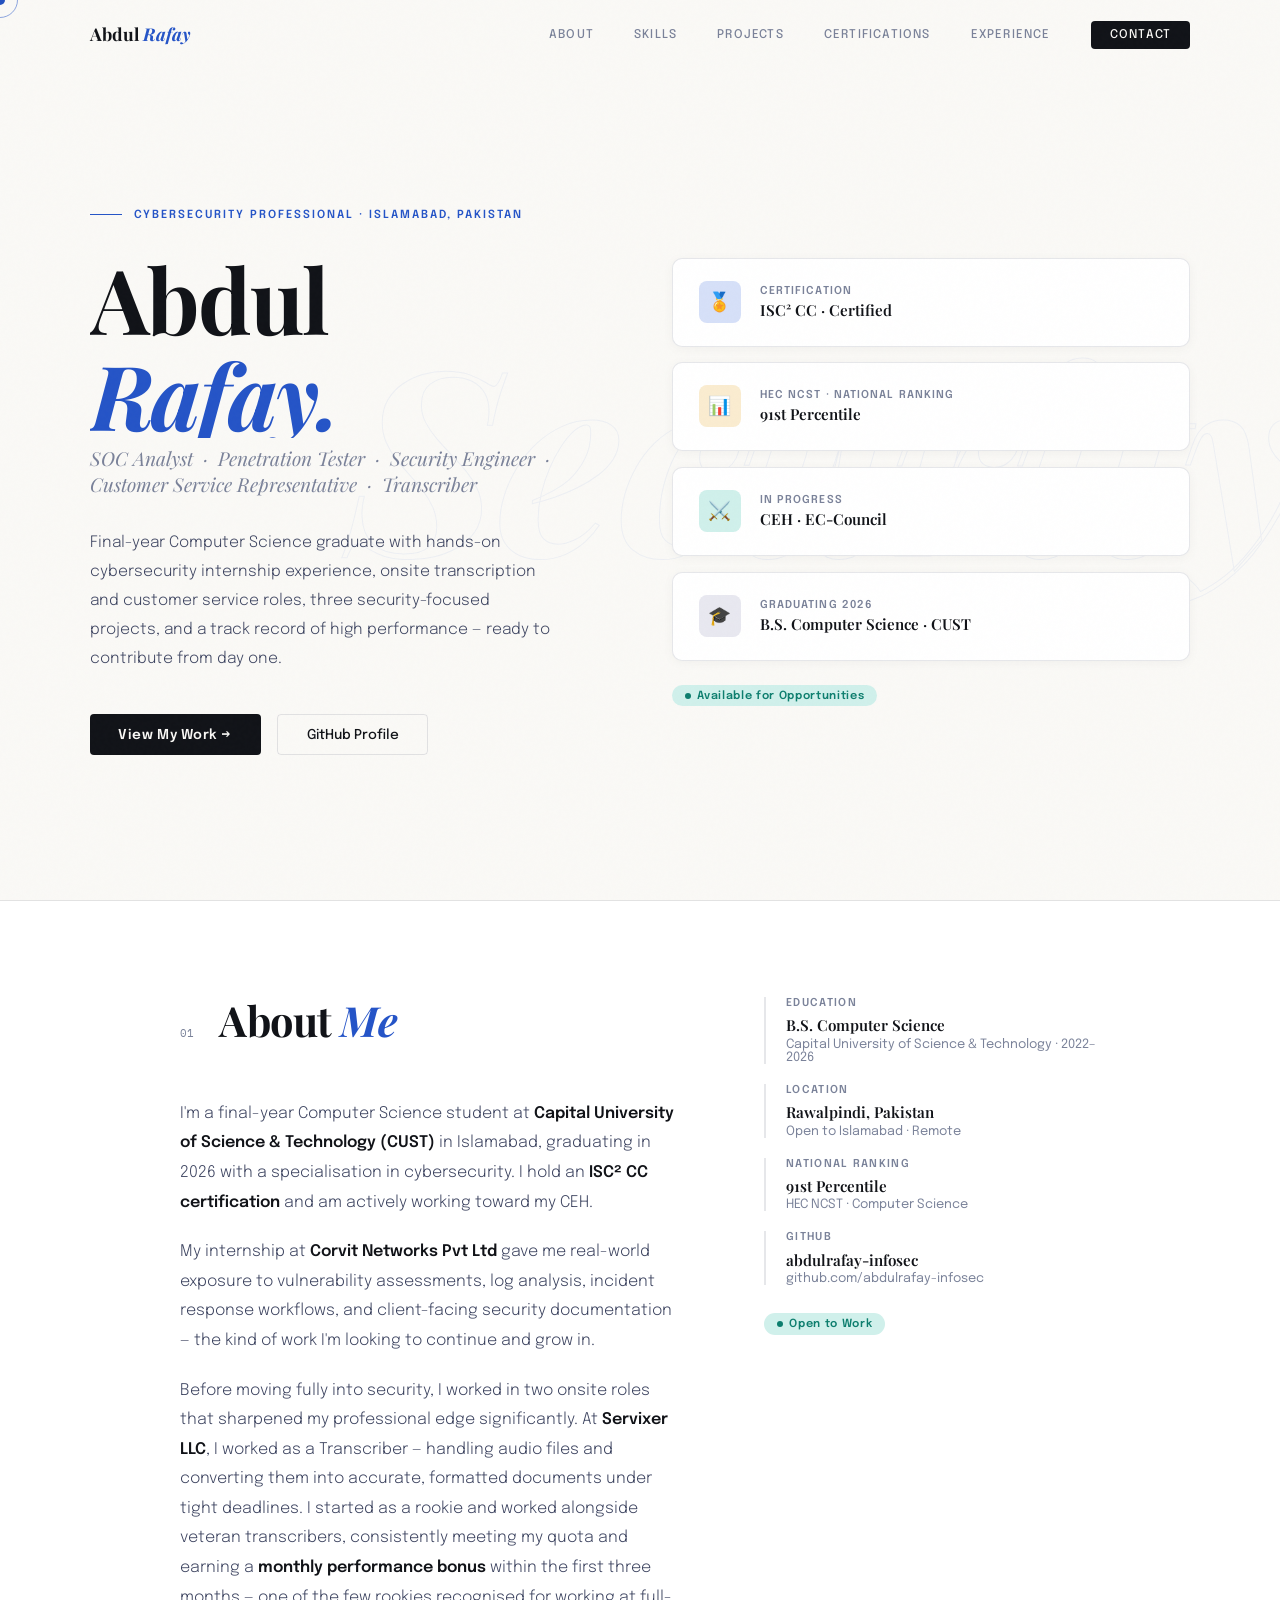
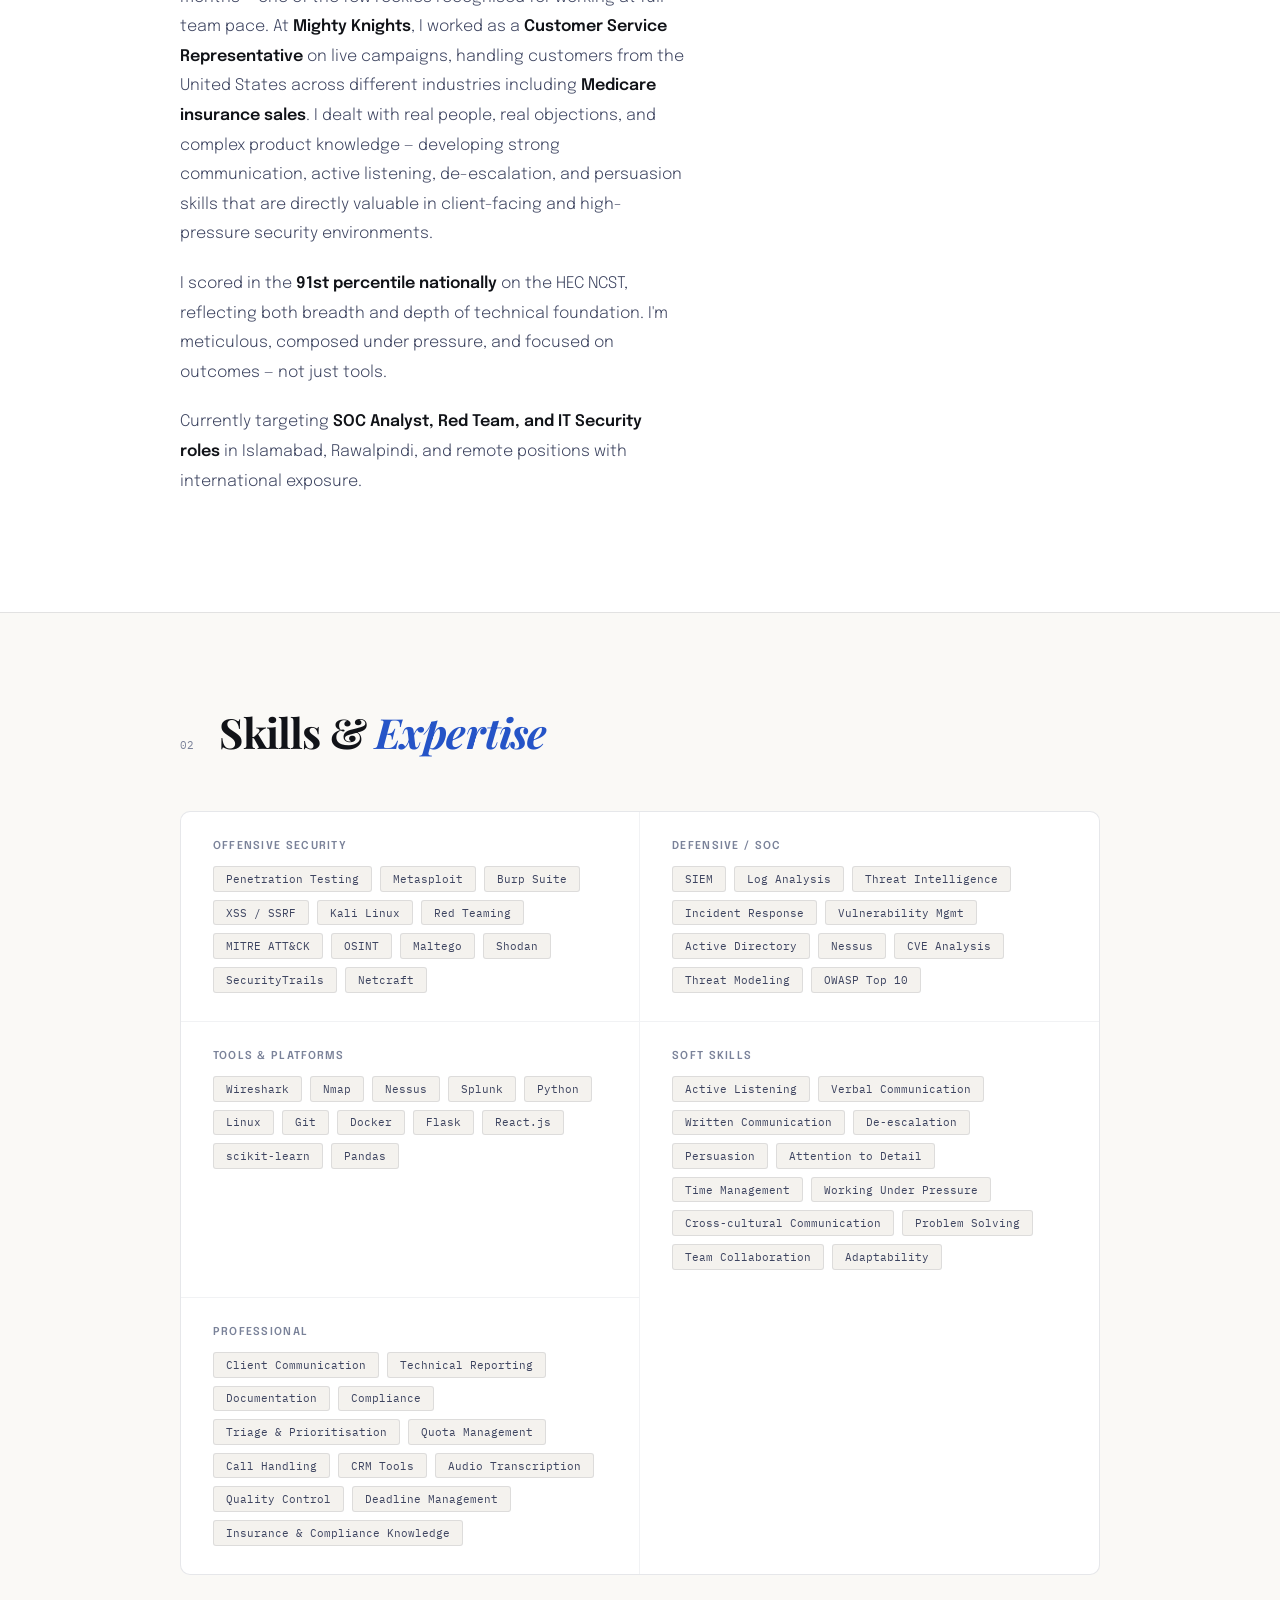
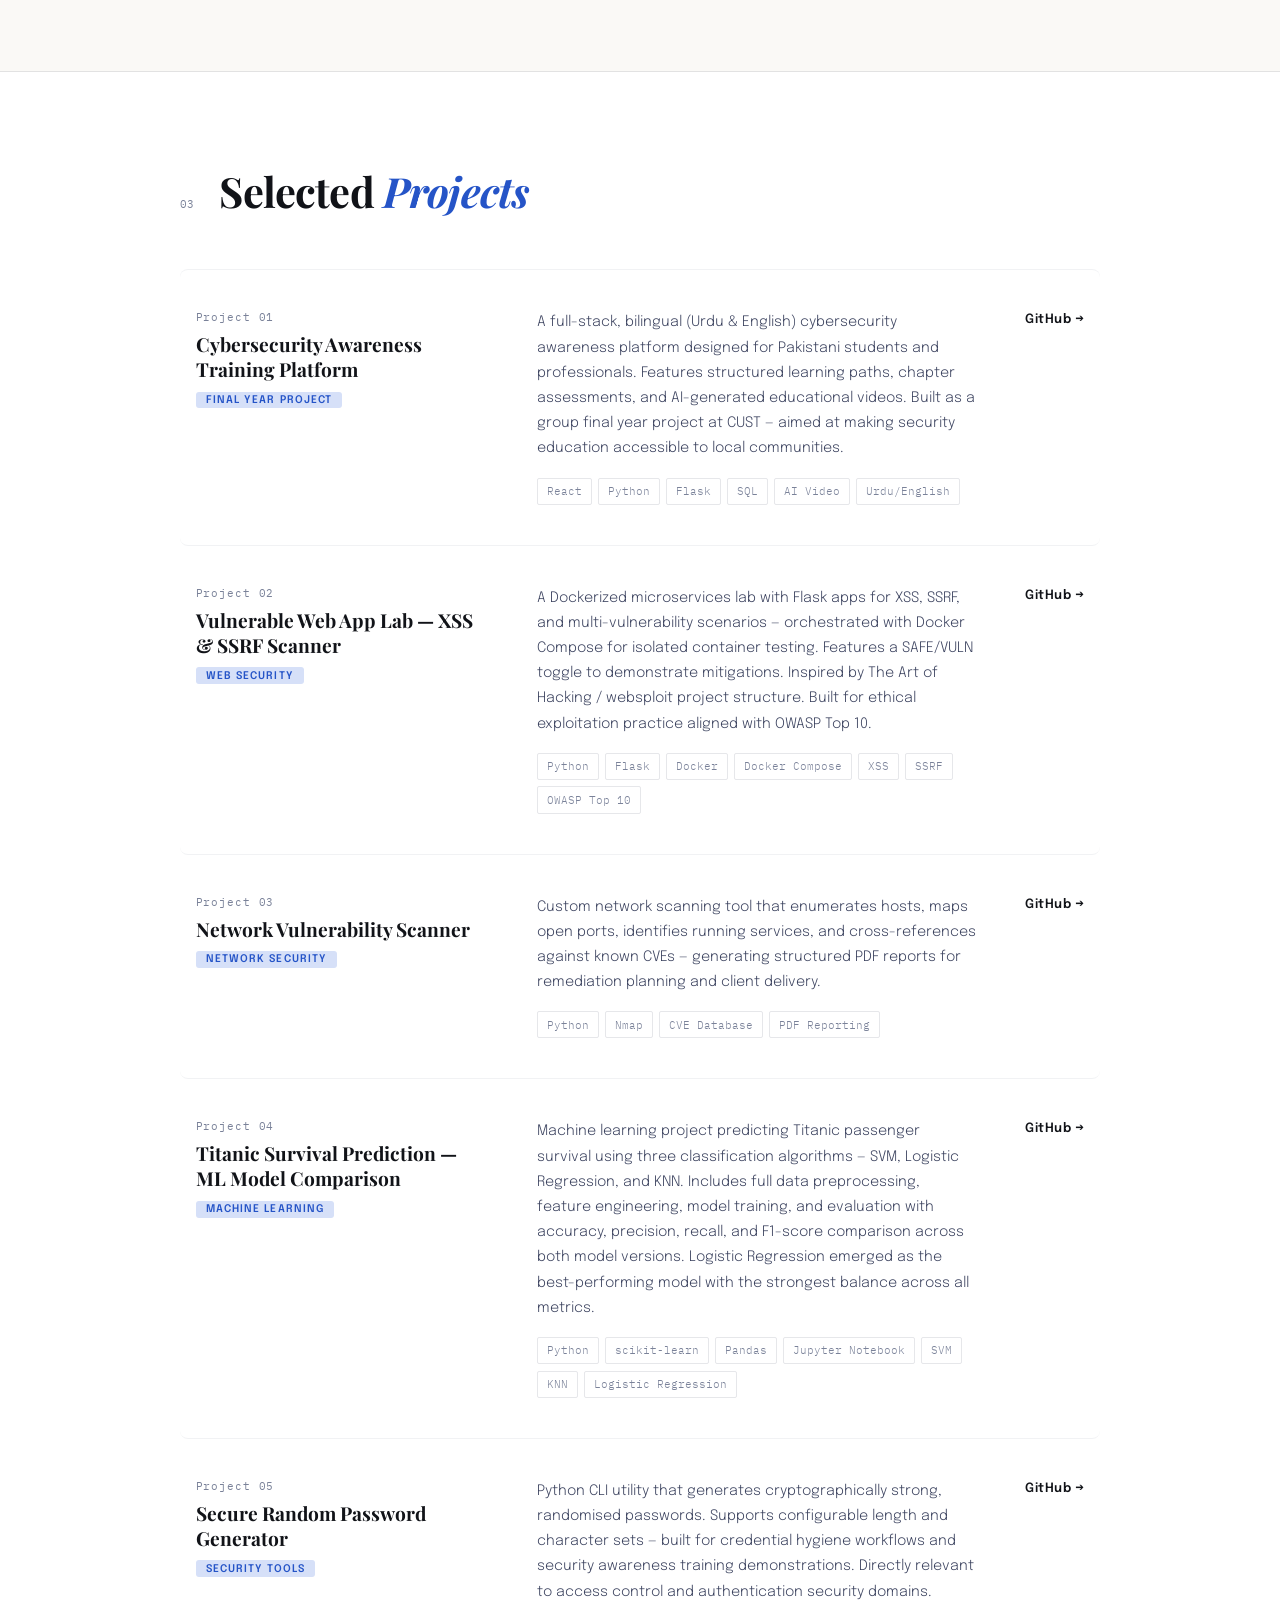
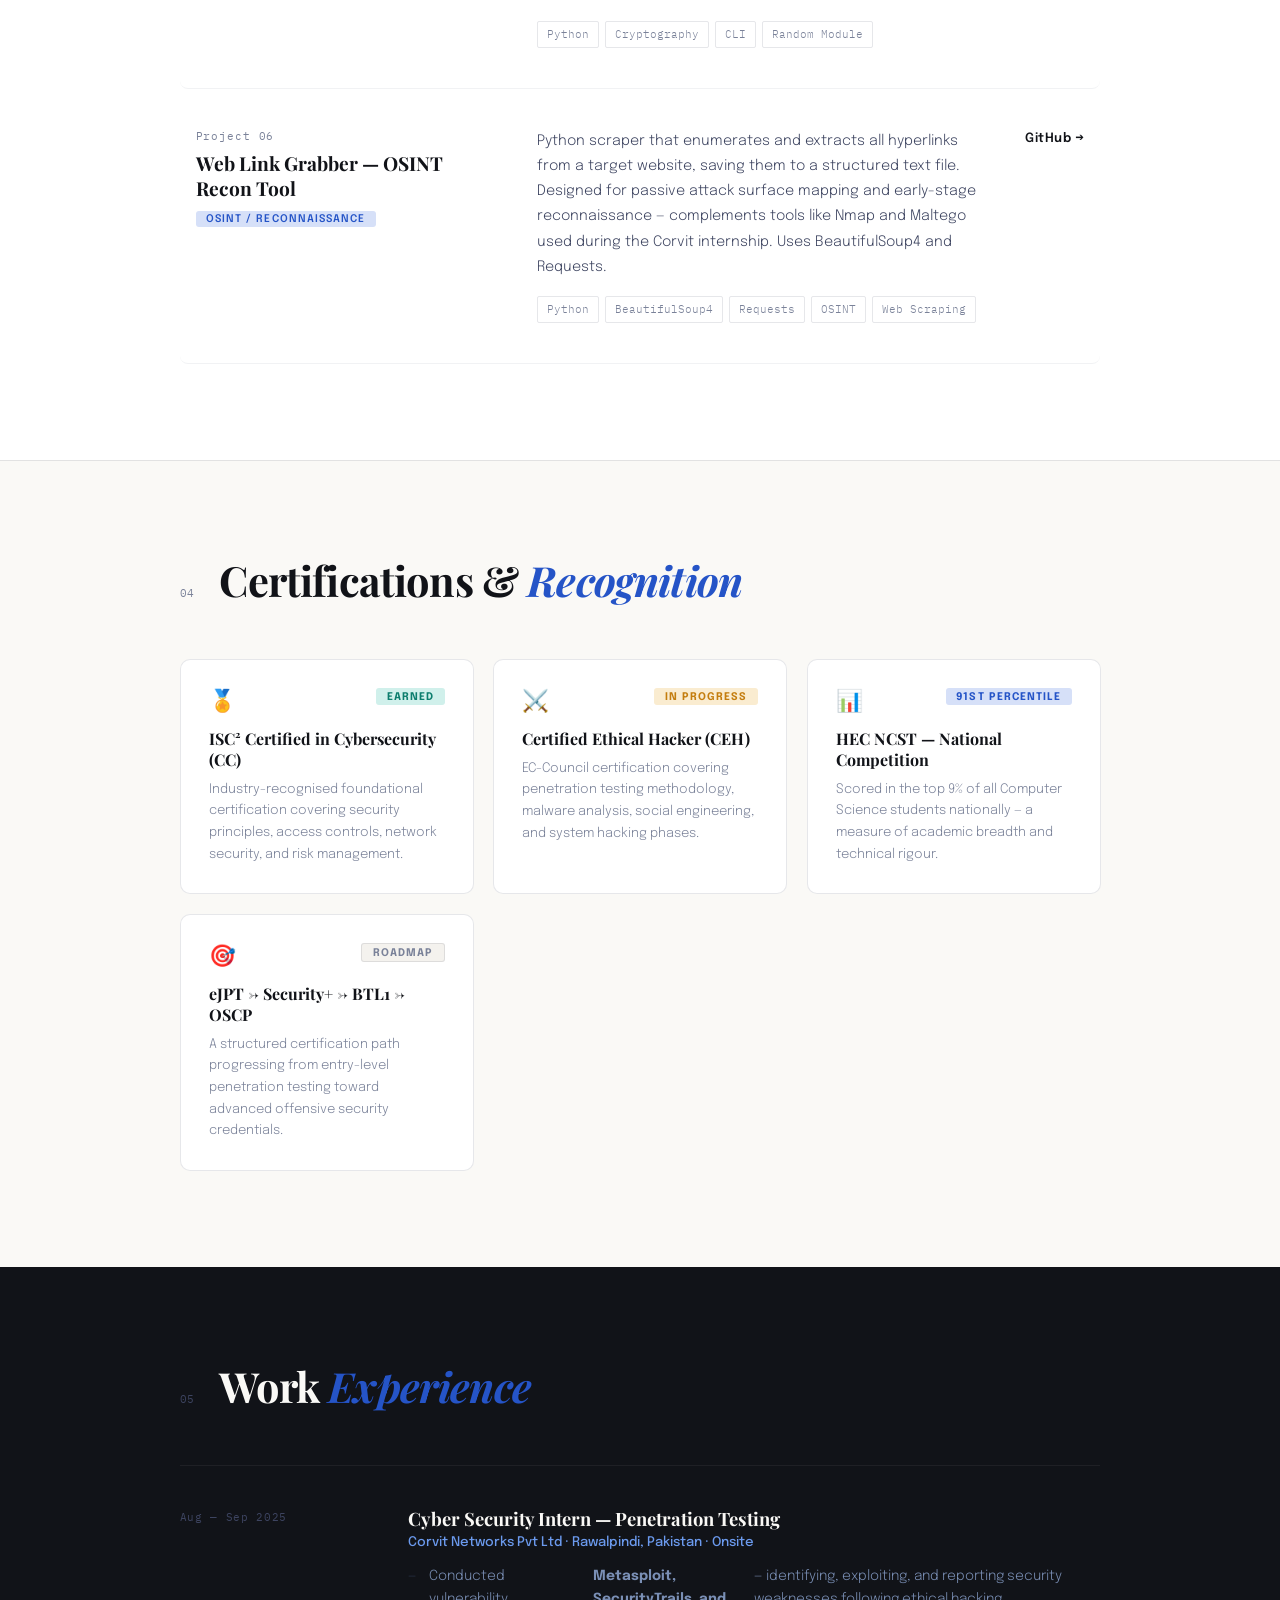
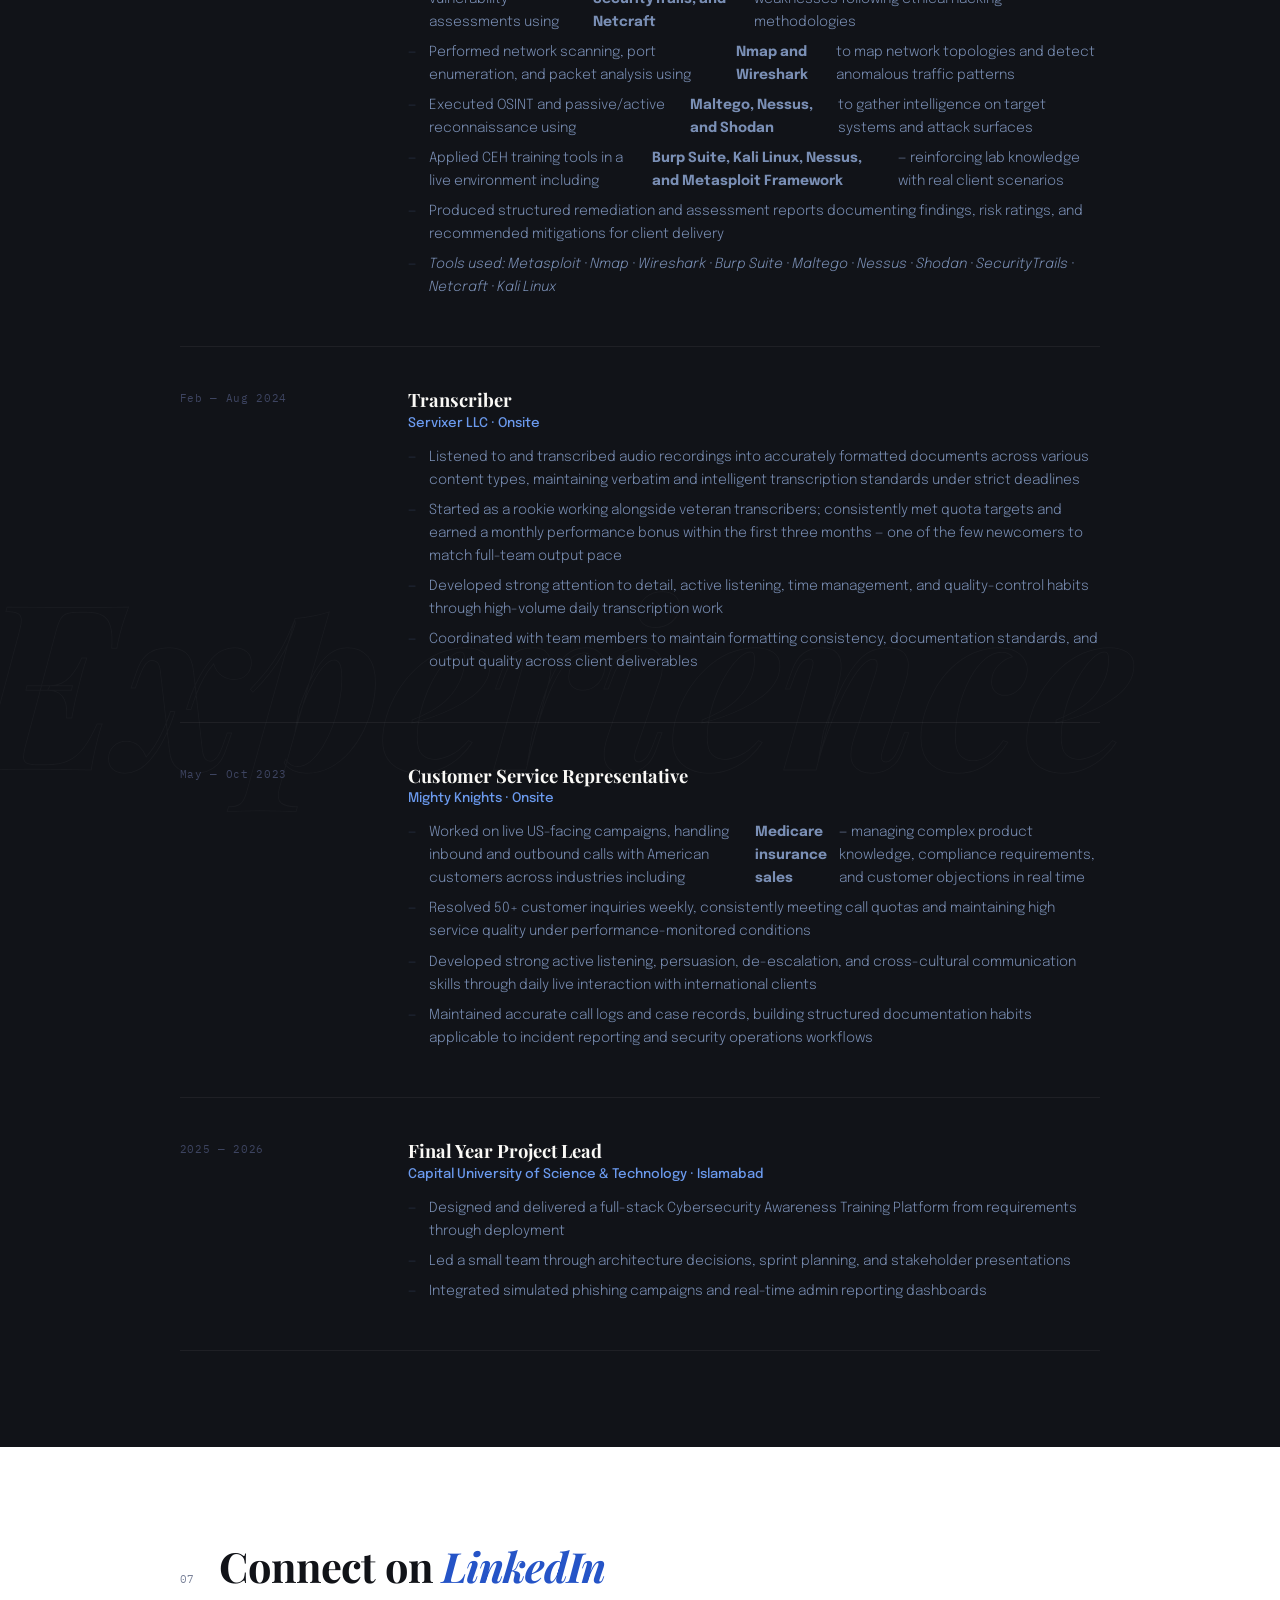
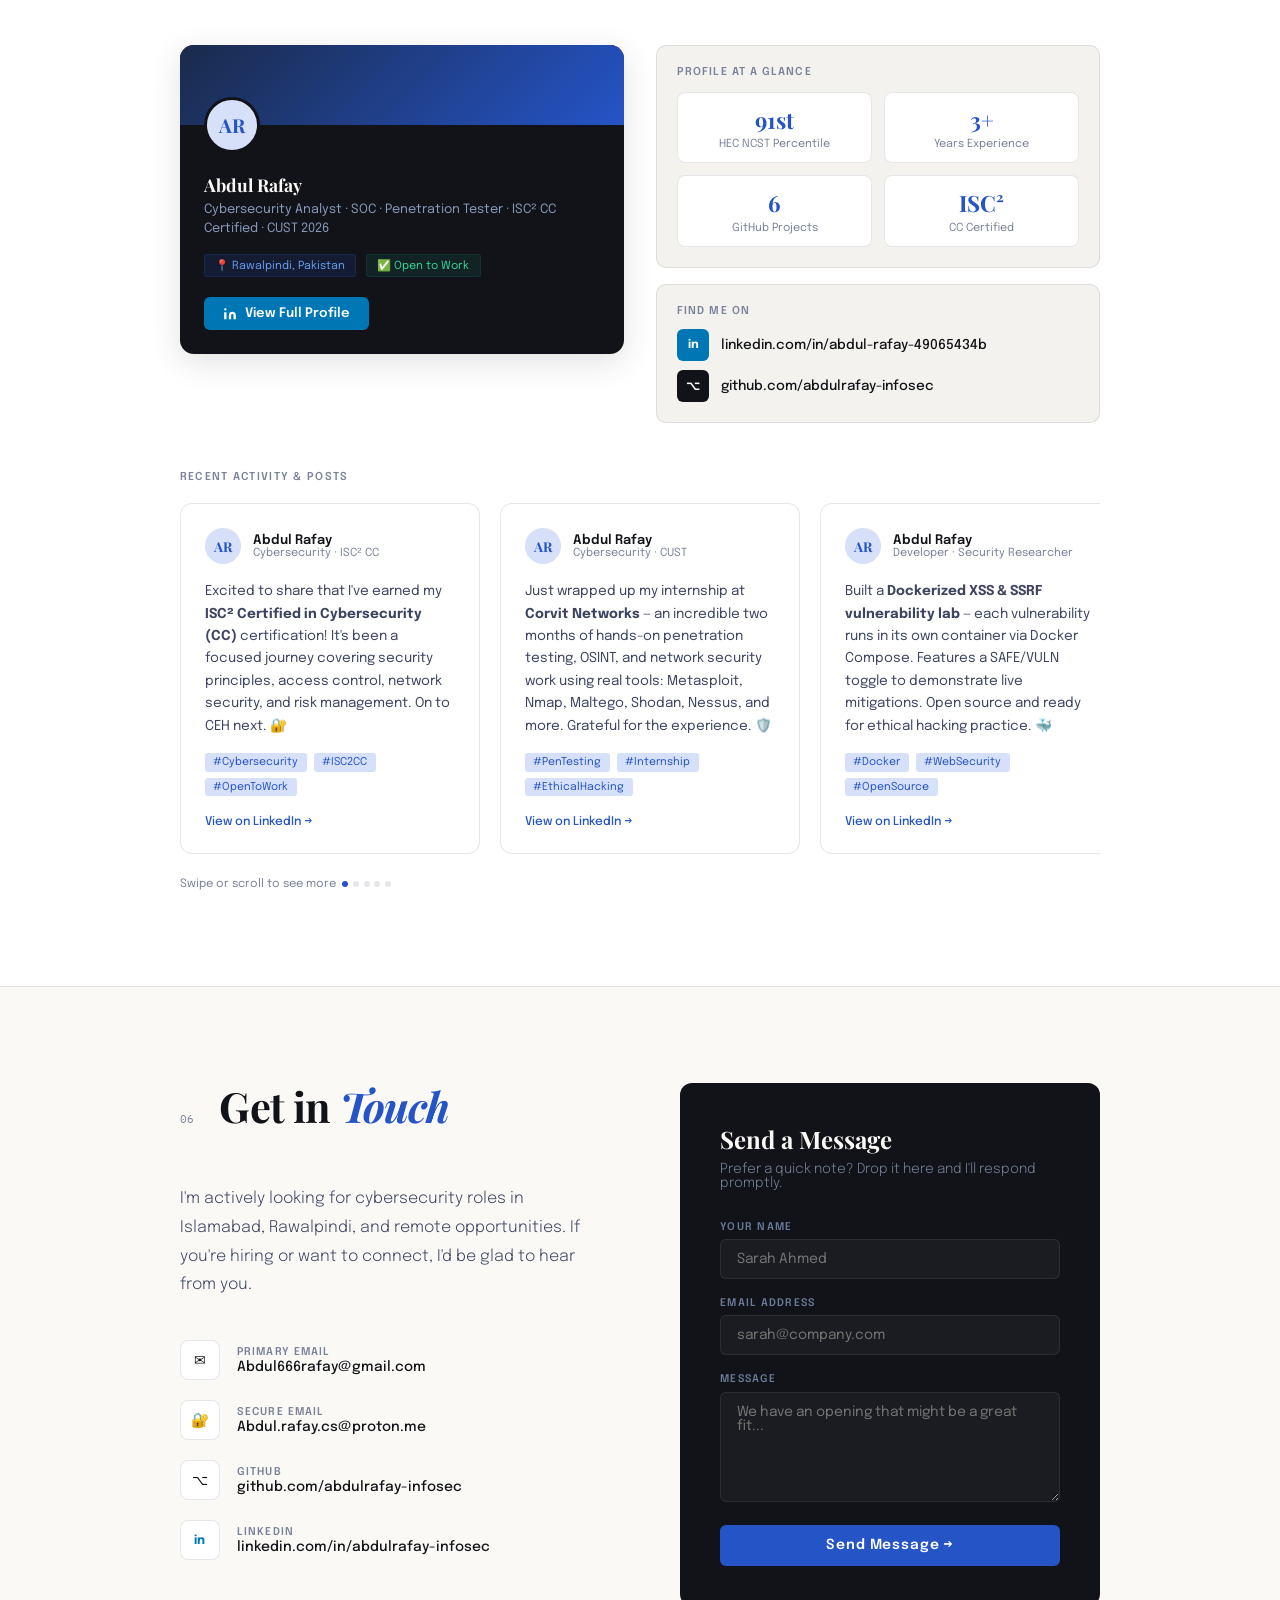
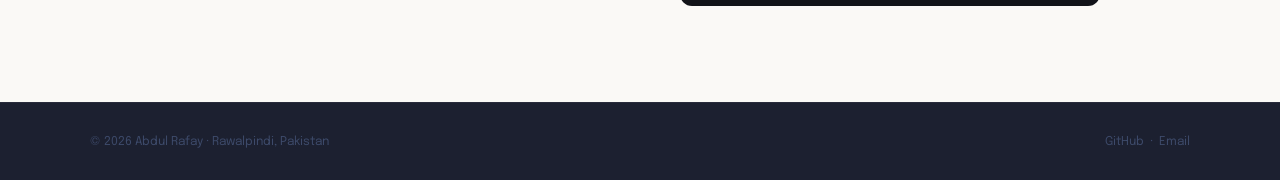
<file: CLAUDE SITE.html>
<!DOCTYPE html>
<html lang="en">
<head>
  <meta charset="UTF-8"/>
  <meta name="viewport" content="width=device-width, initial-scale=1.0"/>
  <title>Abdul Rafay — Cybersecurity Professional</title>
  <link rel="preconnect" href="https://fonts.googleapis.com"/>
  <link href="https://fonts.googleapis.com/css2?family=Playfair+Display:ital,wght@0,400;0,600;0,700;1,400;1,600&family=Epilogue:wght@300;400;500;600&family=IBM+Plex+Mono:wght@400;500&display=swap" rel="stylesheet"/>
  <style>
    *, *::before, *::after { box-sizing: border-box; margin: 0; padding: 0; }

    :root {
      --ink:       #111318;
      --ink2:      #1c2030;
      --ink3:      #252a3a;
      --slate:     #3d4460;
      --muted:     #7a8299;
      --smoke:     #b8bfcc;
      --paper:     #f4f2ee;
      --cream:     #faf9f6;
      --blue:      #2554c7;
      --blue-dim:  #d6e0f8;
      --amber:     #c47d0e;
      --amber-dim: #faecd0;
      --teal:      #0d7e6e;
      --teal-dim:  #d0f0eb;
      --border:    rgba(61,68,96,0.13);
      --border2:   rgba(61,68,96,0.07);
    }

    html { scroll-behavior: smooth; }

    body {
      font-family: 'Epilogue', sans-serif;
      background: var(--cream);
      color: var(--ink);
      overflow-x: hidden;
      cursor: none;
    }

    /* ── CUSTOM CURSOR ── */
    #cursor {
      position: fixed;
      width: 10px; height: 10px;
      background: var(--blue);
      border-radius: 50%;
      pointer-events: none;
      z-index: 9999;
      transform: translate(-50%, -50%);
      transition: transform 0.1s, width 0.3s, height 0.3s, background 0.3s;
      mix-blend-mode: multiply;
    }

    #cursor-ring {
      position: fixed;
      width: 36px; height: 36px;
      border: 1.5px solid var(--blue);
      border-radius: 50%;
      pointer-events: none;
      z-index: 9998;
      transform: translate(-50%, -50%);
      transition: transform 0.08s linear, width 0.35s, height 0.35s, border-color 0.3s, opacity 0.3s;
      opacity: 0.5;
    }

    body.cursor-hover #cursor { width: 16px; height: 16px; background: var(--amber); }
    body.cursor-hover #cursor-ring { width: 52px; height: 52px; border-color: var(--amber); opacity: 0.3; }

    /* ── GRAIN ── */
    body::after {
      content: '';
      position: fixed;
      inset: 0;
      background-image: url("data:image/svg+xml,%3Csvg viewBox='0 0 256 256' xmlns='http://www.w3.org/2000/svg'%3E%3Cfilter id='n'%3E%3CfeTurbulence type='fractalNoise' baseFrequency='0.9' numOctaves='4' stitchTiles='stitch'/%3E%3C/filter%3E%3Crect width='100%25' height='100%25' filter='url(%23n)' opacity='0.035'/%3E%3C/svg%3E");
      pointer-events: none;
      z-index: 9997;
      opacity: 0.45;
    }

    /* ── NAV ── */
    nav {
      position: fixed;
      top: 0; left: 0; right: 0;
      z-index: 500;
      display: flex;
      align-items: center;
      justify-content: space-between;
      padding: 1.4rem 7%;
      transition: background 0.4s, box-shadow 0.4s;
    }

    nav.scrolled {
      background: rgba(250,249,246,0.94);
      backdrop-filter: blur(20px);
      box-shadow: 0 1px 0 var(--border);
    }

    .nav-logo {
      font-family: 'Playfair Display', serif;
      font-size: 1.1rem;
      font-weight: 700;
      color: var(--ink);
    }

    .nav-logo em { font-style: italic; color: var(--blue); }

    .nav-links {
      display: flex;
      gap: 2.5rem;
      list-style: none;
    }

    .nav-links a {
      font-size: 0.75rem;
      font-weight: 500;
      color: var(--muted);
      text-decoration: none;
      letter-spacing: 0.1em;
      text-transform: uppercase;
      position: relative;
      transition: color 0.2s;
    }

    .nav-links a::after {
      content: '';
      position: absolute;
      bottom: -3px; left: 0;
      width: 0; height: 1px;
      background: var(--blue);
      transition: width 0.3s ease;
    }

    .nav-links a:hover { color: var(--ink); }
    .nav-links a:hover::after { width: 100%; }

    .nav-cta {
      background: var(--ink) !important;
      color: var(--cream) !important;
      padding: 0.5rem 1.2rem !important;
      border-radius: 4px;
      transition: background 0.2s !important;
    }

    .nav-cta::after { display: none !important; }
    .nav-cta:hover { background: var(--blue) !important; }

    /* ── HERO ── */
    #hero {
      min-height: 100vh;
      display: grid;
      grid-template-columns: 1fr 1fr;
      align-items: center;
      padding: 9rem 7% 5rem;
      gap: 4rem;
      position: relative;
      overflow: hidden;
    }

    /* parallax bg element */
    .hero-bg-word {
      position: absolute;
      right: -2%;
      top: 50%;
      transform: translateY(-50%);
      font-family: 'Playfair Display', serif;
      font-size: clamp(10rem, 20vw, 18rem);
      font-weight: 700;
      font-style: italic;
      color: transparent;
      -webkit-text-stroke: 1px rgba(37,84,199,0.06);
      pointer-events: none;
      user-select: none;
      will-change: transform;
      line-height: 1;
    }

    .hero-left { max-width: 560px; position: relative; z-index: 2; }

    .hero-eyebrow {
      display: flex;
      align-items: center;
      gap: 0.75rem;
      margin-bottom: 2rem;
      opacity: 0;
      animation: slam 0.5s 0.05s cubic-bezier(0.22,1,0.36,1) forwards;
    }

    .eyebrow-line { width: 32px; height: 1px; background: var(--blue); }

    .eyebrow-text {
      font-size: 0.7rem;
      font-weight: 600;
      letter-spacing: 0.18em;
      text-transform: uppercase;
      color: var(--blue);
    }

    /* staggered name slam */
    .hero-name-wrap { overflow: hidden; margin-bottom: 0.4rem; }

    .hero-name-line {
      display: block;
      font-family: 'Playfair Display', serif;
      font-size: clamp(3.2rem, 7vw, 5.6rem);
      font-weight: 700;
      line-height: 1.0;
      letter-spacing: -0.025em;
      color: var(--ink);
      transform: translateY(110%);
      opacity: 0;
    }

    .hero-name-line em { font-style: italic; color: var(--blue); }
    .hero-name-line.line1 { animation: lineSlam 0.7s 0.2s cubic-bezier(0.16,1,0.3,1) forwards; }
    .hero-name-line.line2 { animation: lineSlam 0.7s 0.38s cubic-bezier(0.16,1,0.3,1) forwards; }

    @keyframes lineSlam {
      to { transform: translateY(0); opacity: 1; }
    }

    .hero-role {
      font-family: 'Playfair Display', serif;
      font-size: clamp(0.95rem, 1.8vw, 1.2rem);
      font-weight: 400;
      font-style: italic;
      color: var(--muted);
      margin-bottom: 2rem;
      opacity: 0;
      animation: fadeRise 0.6s 0.65s ease forwards;
    }

    .hero-desc {
      font-size: 0.98rem;
      line-height: 1.85;
      color: var(--slate);
      font-weight: 300;
      margin-bottom: 2.5rem;
      max-width: 460px;
      opacity: 0;
      animation: fadeRise 0.6s 0.8s ease forwards;
    }

    .hero-actions {
      display: flex;
      gap: 1rem;
      flex-wrap: wrap;
      opacity: 0;
      animation: fadeRise 0.6s 0.95s ease forwards;
    }

    @keyframes slam {
      from { opacity: 0; transform: translateY(16px); }
      to   { opacity: 1; transform: translateY(0); }
    }

    @keyframes fadeRise {
      from { opacity: 0; transform: translateY(14px); }
      to   { opacity: 1; transform: translateY(0); }
    }

    /* buttons */
    .btn-dark {
      display: inline-flex; align-items: center; gap: 0.5rem;
      background: var(--ink); color: var(--cream);
      padding: 0.8rem 1.8rem; border-radius: 4px;
      font-size: 0.85rem; font-weight: 600; letter-spacing: 0.04em;
      text-decoration: none;
      transition: background 0.25s, transform 0.25s, box-shadow 0.25s;
    }

    .btn-dark:hover { background: var(--blue); transform: translateY(-2px); box-shadow: 0 8px 24px rgba(37,84,199,0.25); }

    .btn-outline {
      display: inline-flex; align-items: center; gap: 0.5rem;
      border: 1.5px solid var(--border); color: var(--ink);
      padding: 0.8rem 1.8rem; border-radius: 4px;
      font-size: 0.85rem; font-weight: 500;
      text-decoration: none;
      transition: border-color 0.25s, transform 0.25s;
    }

    .btn-outline:hover { border-color: var(--ink); transform: translateY(-2px); }

    /* hero right */
    .hero-right {
      display: flex; flex-direction: column; gap: 1rem;
      opacity: 0; animation: fadeRise 0.7s 1.1s ease forwards;
      position: relative; z-index: 2;
    }

    .cred-card {
      background: #fff;
      border: 1px solid var(--border);
      border-radius: 10px;
      padding: 1.4rem 1.6rem;
      display: flex; align-items: center; gap: 1.2rem;
      box-shadow: 0 2px 12px rgba(0,0,0,0.04);
      transition: box-shadow 0.3s, transform 0.3s, border-color 0.3s;
      will-change: transform;
    }

    .cred-card:hover {
      box-shadow: 0 12px 32px rgba(0,0,0,0.1);
      transform: translateX(6px) translateY(-2px);
      border-color: rgba(37,84,199,0.2);
    }

    .cred-icon {
      width: 42px; height: 42px; border-radius: 8px;
      display: flex; align-items: center; justify-content: center;
      font-size: 1.15rem; flex-shrink: 0;
    }

    .cred-icon.blue  { background: var(--blue-dim); }
    .cred-icon.amber { background: var(--amber-dim); }
    .cred-icon.teal  { background: var(--teal-dim); }
    .cred-icon.ink   { background: #e8e8f0; }

    .cred-label { font-size: 0.68rem; font-weight: 600; letter-spacing: 0.1em; text-transform: uppercase; color: var(--muted); margin-bottom: 0.2rem; }
    .cred-value { font-family: 'Playfair Display', serif; font-size: 0.95rem; font-weight: 600; color: var(--ink); }

    .status-pill {
      display: inline-flex; align-items: center; gap: 0.4rem;
      font-size: 0.7rem; font-weight: 600; letter-spacing: 0.06em;
      padding: 0.3rem 0.8rem; border-radius: 100px; margin-top: 0.5rem;
      width: fit-content;
    }

    .status-pill.available { background: var(--teal-dim); color: var(--teal); }

    .status-dot {
      width: 6px; height: 6px; border-radius: 50%;
      background: currentColor; animation: blink 2s infinite;
    }

    @keyframes blink { 0%,100%{opacity:1} 50%{opacity:0.25} }

    /* ── DIVIDER ── */
    .section-divider { border: none; border-top: 1px solid var(--border); margin: 0; }

    /* ── SECTION COMMON ── */
    .section-wrap { max-width: 1100px; margin: 0 auto; padding: 6rem 7%; }

    .section-header {
      display: flex; align-items: baseline; gap: 1.5rem; margin-bottom: 3.5rem;
    }

    .section-number {
      font-family: 'IBM Plex Mono', monospace;
      font-size: 0.7rem; color: var(--muted); letter-spacing: 0.08em;
      flex-shrink: 0; padding-top: 0.3rem;
    }

    .section-heading {
      font-family: 'Playfair Display', serif;
      font-size: clamp(1.9rem, 3.5vw, 2.6rem);
      font-weight: 700; letter-spacing: -0.02em; line-height: 1.1; color: var(--ink);
    }

    .section-heading em { font-style: italic; color: var(--blue); }

    /* ── REVEAL ── */
    .reveal {
      opacity: 0; transform: translateY(32px);
      transition: opacity 0.75s cubic-bezier(0.16,1,0.3,1), transform 0.75s cubic-bezier(0.16,1,0.3,1);
    }

    .reveal.visible { opacity: 1; transform: translateY(0); }
    .reveal-delay { transition-delay: 0.15s; }
    .reveal-delay2 { transition-delay: 0.3s; }

    /* ── ABOUT ── */
    #about { background: #fff; }

    .about-grid { display: grid; grid-template-columns: 3fr 2fr; gap: 5rem; align-items: start; }

    .about-text p {
      font-size: 1rem; line-height: 1.85; color: var(--slate);
      font-weight: 300; margin-bottom: 1.25rem;
    }

    .about-text p strong { color: var(--ink); font-weight: 600; }

    .about-sidebar { display: flex; flex-direction: column; gap: 1.25rem; }

    .info-block {
      border-left: 2px solid var(--border); padding-left: 1.25rem;
      transition: border-color 0.3s;
    }

    .info-block:hover { border-color: var(--blue); }

    .info-block-label { font-size: 0.68rem; font-weight: 600; text-transform: uppercase; letter-spacing: 0.12em; color: var(--muted); margin-bottom: 0.4rem; }
    .info-block-value { font-family: 'Playfair Display', serif; font-size: 0.95rem; color: var(--ink); font-weight: 600; }
    .info-block-sub { font-size: 0.8rem; color: var(--muted); margin-top: 0.15rem; }

    /* ── SKILLS ── */
    .skills-table {
      border: 1px solid var(--border); border-radius: 10px; overflow: hidden; background: #fff;
      display: grid; grid-template-columns: 1fr 1fr;
    }

    .skill-row {
      padding: 1.75rem 2rem;
      border-bottom: 1px solid var(--border2);
      border-right: 1px solid var(--border2);
      transition: background 0.25s;
    }

    .skill-row:nth-child(even) { border-right: none; }
    .skill-row:nth-last-child(-n+2) { border-bottom: none; }
    .skill-row:hover { background: var(--paper); }

    .skill-row-label { font-size: 0.68rem; font-weight: 600; text-transform: uppercase; letter-spacing: 0.12em; color: var(--muted); margin-bottom: 0.9rem; }

    .skill-list { display: flex; flex-wrap: wrap; gap: 0.5rem; }

    .skill-chip {
      font-family: 'IBM Plex Mono', monospace; font-size: 0.7rem;
      background: var(--paper); border: 1px solid var(--border);
      color: var(--slate); padding: 0.3rem 0.75rem; border-radius: 3px;
      transition: background 0.2s, color 0.2s, border-color 0.2s;
    }

    .skill-chip:hover { background: var(--blue-dim); color: var(--blue); border-color: rgba(37,84,199,0.2); }

    /* ── PROJECTS ── */
    #projects { background: #fff; }

    .projects-list { display: flex; flex-direction: column; }

    .project-row {
      display: grid; grid-template-columns: 2fr 3fr auto;
      gap: 3rem; align-items: start;
      padding: 2.5rem 1rem;
      border-bottom: 1px solid var(--border2);
      border-radius: 8px;
      transition: background 0.3s, padding 0.3s;
      cursor: default;
    }

    .project-row:first-child { border-top: 1px solid var(--border2); }
    .project-row:hover { background: var(--paper); padding-left: 1.5rem; }

    .project-index { font-family: 'IBM Plex Mono', monospace; font-size: 0.68rem; color: var(--muted); letter-spacing: 0.08em; margin-bottom: 0.5rem; }

    .project-name {
      font-family: 'Playfair Display', serif; font-size: 1.2rem; font-weight: 700; color: var(--ink);
      line-height: 1.3; margin-bottom: 0.5rem;
      transition: color 0.2s;
    }

    .project-row:hover .project-name { color: var(--blue); }

    .project-type-tag {
      display: inline-block; font-size: 0.66rem; font-weight: 600;
      letter-spacing: 0.1em; text-transform: uppercase;
      color: var(--blue); background: var(--blue-dim);
      padding: 0.2rem 0.65rem; border-radius: 3px;
    }

    .project-body { color: var(--slate); font-size: 0.9rem; line-height: 1.75; font-weight: 300; }

    .project-tools-row { display: flex; flex-wrap: wrap; gap: 0.4rem; margin-top: 1rem; }

    .p-tool {
      font-family: 'IBM Plex Mono', monospace; font-size: 0.67rem;
      color: var(--muted); border: 1px solid var(--border);
      padding: 0.2rem 0.55rem; border-radius: 2px;
    }

    .arrow-link {
      display: inline-flex; align-items: center; gap: 0.4rem;
      font-size: 0.8rem; font-weight: 600; color: var(--ink);
      text-decoration: none; letter-spacing: 0.04em; white-space: nowrap;
      transition: color 0.2s, gap 0.25s;
    }

    .arrow-link:hover { color: var(--blue); gap: 0.75rem; }

    /* ── CERTS ── */
    .cert-list { display: grid; grid-template-columns: repeat(auto-fit, minmax(250px, 1fr)); gap: 1.25rem; }

    .cert-item {
      background: #fff; border: 1px solid var(--border); border-radius: 10px; padding: 1.75rem;
      transition: box-shadow 0.35s cubic-bezier(0.16,1,0.3,1), transform 0.35s cubic-bezier(0.16,1,0.3,1), border-color 0.35s;
      will-change: transform;
    }

    .cert-item:hover {
      box-shadow: 0 16px 40px rgba(0,0,0,0.09);
      transform: translateY(-4px);
      border-color: rgba(37,84,199,0.15);
    }

    .cert-item-top { display: flex; justify-content: space-between; align-items: flex-start; margin-bottom: 1rem; }

    .cert-badge {
      font-size: 0.66rem; font-weight: 700; letter-spacing: 0.1em;
      text-transform: uppercase; padding: 0.22rem 0.65rem; border-radius: 3px;
    }

    .cert-badge.earned   { background: var(--teal-dim);  color: var(--teal);  }
    .cert-badge.progress { background: var(--amber-dim); color: var(--amber); }
    .cert-badge.score    { background: var(--blue-dim);  color: var(--blue);  }
    .cert-badge.roadmap  { background: var(--paper); color: var(--muted); border: 1px solid var(--border); }

    .cert-item h3 { font-family: 'Playfair Display', serif; font-size: 1rem; font-weight: 700; margin-bottom: 0.5rem; color: var(--ink); line-height: 1.3; }
    .cert-item p  { font-size: 0.82rem; color: var(--muted); line-height: 1.65; font-weight: 300; }

    /* ── EXPERIENCE ── */
    #experience {
      background: var(--ink); color: var(--cream);
      position: relative; overflow: hidden;
    }

    /* parallax bg text */
    .exp-bg-text {
      position: absolute; left: -2%; bottom: -4%;
      font-family: 'Playfair Display', serif;
      font-size: clamp(8rem, 18vw, 16rem);
      font-weight: 700; font-style: italic;
      color: transparent;
      -webkit-text-stroke: 1px rgba(255,255,255,0.03);
      pointer-events: none; user-select: none;
      will-change: transform; line-height: 1;
    }

    #experience .section-heading { color: var(--cream); }
    #experience .section-number  { color: var(--slate);  }

    .exp-list { display: flex; flex-direction: column; position: relative; z-index: 2; }

    .exp-item {
      display: grid; grid-template-columns: 180px 1fr;
      gap: 3rem; padding: 2.5rem 0;
      border-bottom: 1px solid rgba(255,255,255,0.06);
      transition: padding-left 0.3s;
    }

    .exp-item:first-child { border-top: 1px solid rgba(255,255,255,0.06); }
    .exp-item:hover { padding-left: 0.75rem; }

    .exp-date { font-family: 'IBM Plex Mono', monospace; font-size: 0.7rem; color: var(--slate); letter-spacing: 0.06em; padding-top: 0.25rem; }

    .exp-content h3 { font-family: 'Playfair Display', serif; font-size: 1.15rem; font-weight: 700; color: var(--cream); margin-bottom: 0.3rem; }

    .exp-org { font-size: 0.83rem; color: #6b9aee; margin-bottom: 1rem; font-weight: 500; }

    .exp-point {
      display: flex; gap: 0.75rem;
      font-size: 0.87rem; color: #7a8fb5; line-height: 1.65; font-weight: 300;
      margin-bottom: 0.45rem;
    }

    .exp-point::before { content: '—'; color: #2e3a52; flex-shrink: 0; }

    /* ── CONTACT ── */
    .contact-grid { display: grid; grid-template-columns: 1fr 1fr; gap: 5rem; align-items: start; }

    .contact-left p { font-size: 1rem; line-height: 1.8; color: var(--slate); font-weight: 300; margin-bottom: 2.5rem; }

    .contact-items { display: flex; flex-direction: column; gap: 1.25rem; }

    .contact-item {
      display: flex; align-items: center; gap: 1.1rem;
      text-decoration: none; color: var(--ink);
      padding: 0.75rem; border-radius: 8px; margin: -0.75rem;
      transition: background 0.25s, color 0.25s, transform 0.25s;
    }

    .contact-item:hover { background: var(--paper); color: var(--blue); transform: translateX(4px); }
    .contact-item:hover .ci-arrow { opacity: 1; transform: translateX(4px); }

    .ci-icon {
      width: 40px; height: 40px; border-radius: 8px; border: 1px solid var(--border);
      display: flex; align-items: center; justify-content: center;
      font-size: 0.9rem; flex-shrink: 0; background: #fff;
      transition: border-color 0.25s, background 0.25s;
    }

    .contact-item:hover .ci-icon { border-color: rgba(37,84,199,0.3); background: var(--blue-dim); }

    .ci-label { font-size: 0.67rem; font-weight: 600; letter-spacing: 0.1em; text-transform: uppercase; color: var(--muted); margin-bottom: 0.15rem; }
    .ci-value { font-size: 0.87rem; font-weight: 500; color: inherit; }
    .ci-body { flex: 1; }

    .ci-arrow { font-size: 0.85rem; color: var(--blue); opacity: 0; transition: opacity 0.2s, transform 0.25s; }

    .contact-right {
      background: var(--ink); border-radius: 12px; padding: 2.5rem; color: var(--cream);
    }

    .contact-right h3 { font-family: 'Playfair Display', serif; font-size: 1.5rem; font-weight: 700; margin-bottom: 0.4rem; }
    .contact-right > p { font-size: 0.86rem; color: var(--muted); margin-bottom: 2rem; font-weight: 300; }

    .cf-group { margin-bottom: 1.2rem; }

    .cf-group label { display: block; font-size: 0.66rem; font-weight: 600; letter-spacing: 0.12em; text-transform: uppercase; color: #6b7a99; margin-bottom: 0.45rem; }

    .cf-group input, .cf-group textarea {
      width: 100%; background: rgba(255,255,255,0.04); border: 1px solid rgba(255,255,255,0.08);
      border-radius: 6px; padding: 0.75rem 1rem; color: var(--cream);
      font-family: 'Epilogue', sans-serif; font-size: 0.87rem; outline: none;
      transition: border-color 0.25s, background 0.25s;
    }

    .cf-group input:focus, .cf-group textarea:focus { border-color: var(--blue); background: rgba(37,84,199,0.06); }
    .cf-group textarea { resize: vertical; min-height: 110px; }

    .btn-send {
      width: 100%; background: var(--blue); color: #fff; border: none;
      padding: 0.85rem; border-radius: 6px;
      font-family: 'Epilogue', sans-serif; font-size: 0.87rem; font-weight: 600;
      letter-spacing: 0.06em; cursor: none;
      transition: background 0.25s, transform 0.25s, box-shadow 0.25s;
    }

    .btn-send:hover { background: #1d43b0; transform: translateY(-1px); box-shadow: 0 8px 24px rgba(37,84,199,0.35); }

    /* ── FOOTER ── */
    footer {
      background: var(--ink2); border-top: 1px solid rgba(255,255,255,0.05);
      padding: 2rem 7%; display: flex; justify-content: space-between;
      align-items: center; flex-wrap: wrap; gap: 1rem;
    }

    footer p { font-size: 0.76rem; color: #3d4a6a; }
    footer a { color: #3d4a6a; text-decoration: none; transition: color 0.2s; }
    footer a:hover { color: var(--blue); }

    /* ── RESPONSIVE ── */
    @media (max-width: 820px) {
      #hero { grid-template-columns: 1fr; }
      .hero-right { display: none; }
      .about-grid, .contact-grid { grid-template-columns: 1fr; gap: 2.5rem; }
      .project-row { grid-template-columns: 1fr; gap: 1rem; }
      .exp-item { grid-template-columns: 1fr; gap: 0.5rem; }
      .skills-table { grid-template-columns: 1fr; }
      .skill-row { border-right: none !important; }
      .nav-links { display: none; }
      body { cursor: auto; }
      #cursor, #cursor-ring { display: none; }
    }
  </style>
</head>
<body>

<!-- CURSOR -->
<div id="cursor"></div>
<div id="cursor-ring"></div>

<!-- NAV -->
<nav id="nav">
  <div class="nav-logo">Abdul <em>Rafay</em></div>
  <ul class="nav-links">
    <li><a href="#about">About</a></li>
    <li><a href="#skills">Skills</a></li>
    <li><a href="#projects">Projects</a></li>
    <li><a href="#certifications">Certifications</a></li>
    <li><a href="#experience">Experience</a></li>
    <li><a href="#contact" class="nav-cta">Contact</a></li>
  </ul>
</nav>

<!-- HERO -->
<section id="hero">
  <div class="hero-bg-word" id="heroBgWord">Security</div>
  <div class="hero-left">
    <div class="hero-eyebrow">
      <div class="eyebrow-line"></div>
      <span class="eyebrow-text">Cybersecurity Professional · Islamabad, Pakistan</span>
    </div>
    <div class="hero-name-wrap">
      <span class="hero-name-line line1">Abdul</span>
    </div>
    <div class="hero-name-wrap">
      <span class="hero-name-line line2"><em>Rafay.</em></span>
    </div>
    <p class="hero-role">SOC Analyst &nbsp;·&nbsp; Penetration Tester &nbsp;·&nbsp; Security Engineer &nbsp;·&nbsp; Customer Service Representative &nbsp;·&nbsp; Transcriber</p>
    <p class="hero-desc">Final-year Computer Science graduate with hands-on cybersecurity internship experience, onsite transcription and customer service roles, three security-focused projects, and a track record of high performance — ready to contribute from day one.</p>
    <div class="hero-actions">
      <a href="#projects" class="btn-dark">View My Work →</a>
      <a href="https://github.com/abdulrafay-infosec" target="_blank" class="btn-outline">GitHub Profile</a>
    </div>
  </div>
  <div class="hero-right">
    <div class="cred-card">
      <div class="cred-icon blue">🏅</div>
      <div>
        <div class="cred-label">Certification</div>
        <div class="cred-value">ISC² CC · Certified</div>
      </div>
    </div>
    <div class="cred-card">
      <div class="cred-icon amber">📊</div>
      <div>
        <div class="cred-label">HEC NCST · National Ranking</div>
        <div class="cred-value">91st Percentile</div>
      </div>
    </div>
    <div class="cred-card">
      <div class="cred-icon teal">⚔️</div>
      <div>
        <div class="cred-label">In Progress</div>
        <div class="cred-value">CEH · EC-Council</div>
      </div>
    </div>
    <div class="cred-card">
      <div class="cred-icon ink">🎓</div>
      <div>
        <div class="cred-label">Graduating 2026</div>
        <div class="cred-value">B.S. Computer Science · CUST</div>
      </div>
    </div>
    <div class="status-pill available">
      <div class="status-dot"></div>
      Available for Opportunities
    </div>
  </div>
</section>

<hr class="section-divider"/>

<!-- ABOUT -->
<section id="about">
  <div class="section-wrap">
    <div class="about-grid">
      <div class="about-text reveal">
        <div class="section-header">
          <span class="section-number">01</span>
          <h2 class="section-heading">About <em>Me</em></h2>
        </div>
        <p>I'm a final-year Computer Science student at <strong>Capital University of Science & Technology (CUST)</strong> in Islamabad, graduating in 2026 with a specialisation in cybersecurity. I hold an <strong>ISC² CC certification</strong> and am actively working toward my CEH.</p>
        <p>My internship at <strong>Corvit Networks Pvt Ltd</strong> gave me real-world exposure to vulnerability assessments, log analysis, incident response workflows, and client-facing security documentation — the kind of work I'm looking to continue and grow in.</p>
        <p>Before moving fully into security, I worked in two onsite roles that sharpened my professional edge significantly. At <strong>Servixer LLC</strong>, I worked as a Transcriber — handling audio files and converting them into accurate, formatted documents under tight deadlines. I started as a rookie and worked alongside veteran transcribers, consistently meeting my quota and earning a <strong>monthly performance bonus</strong> within the first three months — one of the few rookies recognised for working at full-team pace. At <strong>Mighty Knights</strong>, I worked as a <strong>Customer Service Representative</strong> on live campaigns, handling customers from the United States across different industries including <strong>Medicare insurance sales</strong>. I dealt with real people, real objections, and complex product knowledge — developing strong communication, active listening, de-escalation, and persuasion skills that are directly valuable in client-facing and high-pressure security environments.</p>
        <p>I scored in the <strong>91st percentile nationally</strong> on the HEC NCST, reflecting both breadth and depth of technical foundation. I'm meticulous, composed under pressure, and focused on outcomes — not just tools.</p>
        <p>Currently targeting <strong>SOC Analyst, Red Team, and IT Security roles</strong> in Islamabad, Rawalpindi, and remote positions with international exposure.</p>
      </div>
      <div class="about-sidebar reveal reveal-delay">
        <div class="info-block">
          <div class="info-block-label">Education</div>
          <div class="info-block-value">B.S. Computer Science</div>
          <div class="info-block-sub">Capital University of Science & Technology · 2022–2026</div>
        </div>
        <div class="info-block">
          <div class="info-block-label">Location</div>
          <div class="info-block-value">Rawalpindi, Pakistan</div>
          <div class="info-block-sub">Open to Islamabad · Remote</div>
        </div>
        <div class="info-block">
          <div class="info-block-label">National Ranking</div>
          <div class="info-block-value">91st Percentile</div>
          <div class="info-block-sub">HEC NCST · Computer Science</div>
        </div>
        <div class="info-block">
          <div class="info-block-label">GitHub</div>
          <div class="info-block-value">abdulrafay-infosec</div>
          <div class="info-block-sub">github.com/abdulrafay-infosec</div>
        </div>
        <div class="status-pill available">
          <div class="status-dot"></div>
          Open to Work
        </div>
      </div>
    </div>
  </div>
</section>

<hr class="section-divider"/>

<!-- SKILLS -->
<section id="skills">
  <div class="section-wrap">
    <div class="section-header reveal">
      <span class="section-number">02</span>
      <h2 class="section-heading">Skills &amp; <em>Expertise</em></h2>
    </div>
    <div class="skills-table reveal reveal-delay">
      <div class="skill-row">
        <div class="skill-row-label">Offensive Security</div>
        <div class="skill-list">
          <span class="skill-chip">Penetration Testing</span><span class="skill-chip">Metasploit</span>
          <span class="skill-chip">Burp Suite</span><span class="skill-chip">XSS / SSRF</span>
          <span class="skill-chip">Kali Linux</span><span class="skill-chip">Red Teaming</span>
          <span class="skill-chip">MITRE ATT&CK</span><span class="skill-chip">OSINT</span>
          <span class="skill-chip">Maltego</span><span class="skill-chip">Shodan</span>
          <span class="skill-chip">SecurityTrails</span><span class="skill-chip">Netcraft</span>
        </div>
      </div>
      <div class="skill-row">
        <div class="skill-row-label">Defensive / SOC</div>
        <div class="skill-list">
          <span class="skill-chip">SIEM</span><span class="skill-chip">Log Analysis</span>
          <span class="skill-chip">Threat Intelligence</span><span class="skill-chip">Incident Response</span>
          <span class="skill-chip">Vulnerability Mgmt</span><span class="skill-chip">Active Directory</span>
          <span class="skill-chip">Nessus</span><span class="skill-chip">CVE Analysis</span>
          <span class="skill-chip">Threat Modeling</span><span class="skill-chip">OWASP Top 10</span>
        </div>
      </div>
      <div class="skill-row">
        <div class="skill-row-label">Tools &amp; Platforms</div>
        <div class="skill-list">
          <span class="skill-chip">Wireshark</span><span class="skill-chip">Nmap</span>
          <span class="skill-chip">Nessus</span><span class="skill-chip">Splunk</span>
          <span class="skill-chip">Python</span><span class="skill-chip">Linux</span>
          <span class="skill-chip">Git</span><span class="skill-chip">Docker</span>
          <span class="skill-chip">Flask</span><span class="skill-chip">React.js</span>
          <span class="skill-chip">scikit-learn</span><span class="skill-chip">Pandas</span>
        </div>
      </div>
      <div class="skill-row">
        <div class="skill-row-label">Soft Skills</div>
        <div class="skill-list">
          <span class="skill-chip">Active Listening</span><span class="skill-chip">Verbal Communication</span>
          <span class="skill-chip">Written Communication</span><span class="skill-chip">De-escalation</span>
          <span class="skill-chip">Persuasion</span><span class="skill-chip">Attention to Detail</span>
          <span class="skill-chip">Time Management</span><span class="skill-chip">Working Under Pressure</span>
          <span class="skill-chip">Cross-cultural Communication</span><span class="skill-chip">Problem Solving</span>
          <span class="skill-chip">Team Collaboration</span><span class="skill-chip">Adaptability</span>
        </div>
      </div>
      <div class="skill-row">
        <div class="skill-row-label">Professional</div>
        <div class="skill-list">
          <span class="skill-chip">Client Communication</span><span class="skill-chip">Technical Reporting</span>
          <span class="skill-chip">Documentation</span><span class="skill-chip">Compliance</span>
          <span class="skill-chip">Triage &amp; Prioritisation</span><span class="skill-chip">Quota Management</span>
          <span class="skill-chip">Call Handling</span><span class="skill-chip">CRM Tools</span>
          <span class="skill-chip">Audio Transcription</span><span class="skill-chip">Quality Control</span>
          <span class="skill-chip">Deadline Management</span><span class="skill-chip">Insurance &amp; Compliance Knowledge</span>
        </div>
      </div>
    </div>
  </div>
</section>

<hr class="section-divider"/>

<!-- PROJECTS -->
<section id="projects">
  <div class="section-wrap">
    <div class="section-header reveal">
      <span class="section-number">03</span>
      <h2 class="section-heading">Selected <em>Projects</em></h2>
    </div>
    <div class="projects-list">

      <div class="project-row reveal">
        <div class="project-meta">
          <div class="project-index">Project 01</div>
          <div class="project-name">Cybersecurity Awareness Training Platform</div>
          <span class="project-type-tag">Final Year Project</span>
        </div>
        <div class="project-body">
          A full-stack, bilingual (Urdu &amp; English) cybersecurity awareness platform designed for Pakistani students and professionals. Features structured learning paths, chapter assessments, and AI-generated educational videos. Built as a group final year project at CUST — aimed at making security education accessible to local communities.
          <div class="project-tools-row">
            <span class="p-tool">React</span><span class="p-tool">Python</span><span class="p-tool">Flask</span>
            <span class="p-tool">SQL</span><span class="p-tool">AI Video</span><span class="p-tool">Urdu/English</span>
          </div>
        </div>
        <div><a href="https://github.com/abdulrafay-infosec" target="_blank" class="arrow-link">GitHub →</a></div>
      </div>

      <div class="project-row reveal reveal-delay">
        <div class="project-meta">
          <div class="project-index">Project 02</div>
          <div class="project-name">Vulnerable Web App Lab — XSS &amp; SSRF Scanner</div>
          <span class="project-type-tag">Web Security</span>
        </div>
        <div class="project-body">
          A Dockerized microservices lab with Flask apps for XSS, SSRF, and multi-vulnerability scenarios — orchestrated with Docker Compose for isolated container testing. Features a SAFE/VULN toggle to demonstrate mitigations. Inspired by The Art of Hacking / websploit project structure. Built for ethical exploitation practice aligned with OWASP Top 10.
          <div class="project-tools-row">
            <span class="p-tool">Python</span><span class="p-tool">Flask</span><span class="p-tool">Docker</span>
            <span class="p-tool">Docker Compose</span><span class="p-tool">XSS</span><span class="p-tool">SSRF</span><span class="p-tool">OWASP Top 10</span>
          </div>
        </div>
        <div><a href="https://github.com/abdulrafay-infosec/vulnerability-scanner-XSS-SSRF" target="_blank" class="arrow-link">GitHub →</a></div>
      </div>

      <div class="project-row reveal reveal-delay2">
        <div class="project-meta">
          <div class="project-index">Project 03</div>
          <div class="project-name">Network Vulnerability Scanner</div>
          <span class="project-type-tag">Network Security</span>
        </div>
        <div class="project-body">
          Custom network scanning tool that enumerates hosts, maps open ports, identifies running services, and cross-references against known CVEs — generating structured PDF reports for remediation planning and client delivery.
          <div class="project-tools-row">
            <span class="p-tool">Python</span><span class="p-tool">Nmap</span>
            <span class="p-tool">CVE Database</span><span class="p-tool">PDF Reporting</span>
          </div>
        </div>
        <div><a href="https://github.com/abdulrafay-infosec" target="_blank" class="arrow-link">GitHub →</a></div>
      </div>

      <div class="project-row reveal reveal-delay2">
        <div class="project-meta">
          <div class="project-index">Project 04</div>
          <div class="project-name">Titanic Survival Prediction — ML Model Comparison</div>
          <span class="project-type-tag">Machine Learning</span>
        </div>
        <div class="project-body">
          Machine learning project predicting Titanic passenger survival using three classification algorithms — SVM, Logistic Regression, and KNN. Includes full data preprocessing, feature engineering, model training, and evaluation with accuracy, precision, recall, and F1-score comparison across both model versions. Logistic Regression emerged as the best-performing model with the strongest balance across all metrics.
          <div class="project-tools-row">
            <span class="p-tool">Python</span><span class="p-tool">scikit-learn</span>
            <span class="p-tool">Pandas</span><span class="p-tool">Jupyter Notebook</span>
            <span class="p-tool">SVM</span><span class="p-tool">KNN</span><span class="p-tool">Logistic Regression</span>
          </div>
        </div>
        <div><a href="https://github.com/abdulrafay-infosec/Titanic-Prediction-using-SVM-Logistic-Regression-KNN" target="_blank" class="arrow-link">GitHub →</a></div>
      </div>

      <div class="project-row reveal">
        <div class="project-meta">
          <div class="project-index">Project 05</div>
          <div class="project-name">Secure Random Password Generator</div>
          <span class="project-type-tag">Security Tools</span>
        </div>
        <div class="project-body">
          Python CLI utility that generates cryptographically strong, randomised passwords. Supports configurable length and character sets — built for credential hygiene workflows and security awareness training demonstrations. Directly relevant to access control and authentication security domains.
          <div class="project-tools-row">
            <span class="p-tool">Python</span><span class="p-tool">Cryptography</span>
            <span class="p-tool">CLI</span><span class="p-tool">Random Module</span>
          </div>
        </div>
        <div><a href="https://github.com/abdulrafay-infosec/Random-password-generator" target="_blank" class="arrow-link">GitHub →</a></div>
      </div>

      <div class="project-row reveal reveal-delay">
        <div class="project-meta">
          <div class="project-index">Project 06</div>
          <div class="project-name">Web Link Grabber — OSINT Recon Tool</div>
          <span class="project-type-tag">OSINT / Reconnaissance</span>
        </div>
        <div class="project-body">
          Python scraper that enumerates and extracts all hyperlinks from a target website, saving them to a structured text file. Designed for passive attack surface mapping and early-stage reconnaissance — complements tools like Nmap and Maltego used during the Corvit internship. Uses BeautifulSoup4 and Requests.
          <div class="project-tools-row">
            <span class="p-tool">Python</span><span class="p-tool">BeautifulSoup4</span>
            <span class="p-tool">Requests</span><span class="p-tool">OSINT</span><span class="p-tool">Web Scraping</span>
          </div>
        </div>
        <div><a href="https://github.com/abdulrafay-infosec/link-grabber-from-websites" target="_blank" class="arrow-link">GitHub →</a></div>
      </div>

    </div>
  </div>
</section>

<hr class="section-divider"/>

<!-- CERTIFICATIONS -->
<section id="certifications">
  <div class="section-wrap">
    <div class="section-header reveal">
      <span class="section-number">04</span>
      <h2 class="section-heading">Certifications &amp; <em>Recognition</em></h2>
    </div>
    <div class="cert-list">
      <div class="cert-item reveal">
        <div class="cert-item-top"><span style="font-size:1.35rem">🏅</span><span class="cert-badge earned">Earned</span></div>
        <h3>ISC² Certified in Cybersecurity (CC)</h3>
        <p>Industry-recognised foundational certification covering security principles, access controls, network security, and risk management.</p>
      </div>
      <div class="cert-item reveal reveal-delay">
        <div class="cert-item-top"><span style="font-size:1.35rem">⚔️</span><span class="cert-badge progress">In Progress</span></div>
        <h3>Certified Ethical Hacker (CEH)</h3>
        <p>EC-Council certification covering penetration testing methodology, malware analysis, social engineering, and system hacking phases.</p>
      </div>
      <div class="cert-item reveal reveal-delay2">
        <div class="cert-item-top"><span style="font-size:1.35rem">📊</span><span class="cert-badge score">91st Percentile</span></div>
        <h3>HEC NCST — National Competition</h3>
        <p>Scored in the top 9% of all Computer Science students nationally — a measure of academic breadth and technical rigour.</p>
      </div>
      <div class="cert-item reveal reveal-delay2">
        <div class="cert-item-top"><span style="font-size:1.35rem">🎯</span><span class="cert-badge roadmap">Roadmap</span></div>
        <h3>eJPT → Security+ → BTL1 → OSCP</h3>
        <p>A structured certification path progressing from entry-level penetration testing toward advanced offensive security credentials.</p>
      </div>
    </div>
  </div>
</section>

<!-- EXPERIENCE -->
<section id="experience">
  <div class="exp-bg-text" id="expBgText">Experience</div>
  <div class="section-wrap">
    <div class="section-header reveal">
      <span class="section-number">05</span>
      <h2 class="section-heading">Work <em>Experience</em></h2>
    </div>
    <div class="exp-list">
      <div class="exp-item reveal">
        <div class="exp-date">Aug — Sep 2025</div>
        <div class="exp-content">
          <h3>Cyber Security Intern — Penetration Testing</h3>
          <div class="exp-org">Corvit Networks Pvt Ltd · Rawalpindi, Pakistan · Onsite</div>
          <div class="exp-point">Conducted vulnerability assessments using <strong>Metasploit, SecurityTrails, and Netcraft</strong> — identifying, exploiting, and reporting security weaknesses following ethical hacking methodologies</div>
          <div class="exp-point">Performed network scanning, port enumeration, and packet analysis using <strong>Nmap and Wireshark</strong> to map network topologies and detect anomalous traffic patterns</div>
          <div class="exp-point">Executed OSINT and passive/active reconnaissance using <strong>Maltego, Nessus, and Shodan</strong> to gather intelligence on target systems and attack surfaces</div>
          <div class="exp-point">Applied CEH training tools in a live environment including <strong>Burp Suite, Kali Linux, Nessus, and Metasploit Framework</strong> — reinforcing lab knowledge with real client scenarios</div>
          <div class="exp-point">Produced structured remediation and assessment reports documenting findings, risk ratings, and recommended mitigations for client delivery</div>
          <div class="exp-point"><em>Tools used: Metasploit · Nmap · Wireshark · Burp Suite · Maltego · Nessus · Shodan · SecurityTrails · Netcraft · Kali Linux</em></div>
        </div>
      </div>
      <div class="exp-item reveal reveal-delay">
        <div class="exp-date">Feb — Aug 2024</div>
        <div class="exp-content">
          <h3>Transcriber</h3>
          <div class="exp-org">Servixer LLC · Onsite</div>
          <div class="exp-point">Listened to and transcribed audio recordings into accurately formatted documents across various content types, maintaining verbatim and intelligent transcription standards under strict deadlines</div>
          <div class="exp-point">Started as a rookie working alongside veteran transcribers; consistently met quota targets and earned a monthly performance bonus within the first three months — one of the few newcomers to match full-team output pace</div>
          <div class="exp-point">Developed strong attention to detail, active listening, time management, and quality-control habits through high-volume daily transcription work</div>
          <div class="exp-point">Coordinated with team members to maintain formatting consistency, documentation standards, and output quality across client deliverables</div>
        </div>
      </div>
      <div class="exp-item reveal reveal-delay2">
        <div class="exp-date">May — Oct 2023</div>
        <div class="exp-content">
          <h3>Customer Service Representative</h3>
          <div class="exp-org">Mighty Knights · Onsite</div>
          <div class="exp-point">Worked on live US-facing campaigns, handling inbound and outbound calls with American customers across industries including <strong>Medicare insurance sales</strong> — managing complex product knowledge, compliance requirements, and customer objections in real time</div>
          <div class="exp-point">Resolved 50+ customer inquiries weekly, consistently meeting call quotas and maintaining high service quality under performance-monitored conditions</div>
          <div class="exp-point">Developed strong active listening, persuasion, de-escalation, and cross-cultural communication skills through daily live interaction with international clients</div>
          <div class="exp-point">Maintained accurate call logs and case records, building structured documentation habits applicable to incident reporting and security operations workflows</div>
        </div>
      </div>
      <div class="exp-item reveal reveal-delay2">
        <div class="exp-date">2025 — 2026</div>
        <div class="exp-content">
          <h3>Final Year Project Lead</h3>
          <div class="exp-org">Capital University of Science & Technology · Islamabad</div>
          <div class="exp-point">Designed and delivered a full-stack Cybersecurity Awareness Training Platform from requirements through deployment</div>
          <div class="exp-point">Led a small team through architecture decisions, sprint planning, and stakeholder presentations</div>
          <div class="exp-point">Integrated simulated phishing campaigns and real-time admin reporting dashboards</div>
        </div>
      </div>
    </div>
  </div>
</section>

<!-- LINKEDIN -->
<section id="linkedin" style="background:#fff;">
  <div class="section-wrap">
    <div class="section-header reveal">
      <span class="section-number">07</span>
      <h2 class="section-heading">Connect on <em>LinkedIn</em></h2>
    </div>

    <!-- Profile card -->
    <div class="reveal" style="display:grid;grid-template-columns:1fr 1fr;gap:2rem;margin-bottom:3rem;align-items:start;">
      <div style="background:var(--ink);border-radius:14px;overflow:hidden;color:var(--cream);box-shadow:0 8px 32px rgba(0,0,0,0.12);">
        <!-- Banner -->
        <div style="height:80px;background:linear-gradient(135deg,#1a2a4a 0%,#2554c7 100%);position:relative;">
          <div style="position:absolute;bottom:-28px;left:1.5rem;width:56px;height:56px;border-radius:50%;background:var(--blue-dim);border:3px solid var(--ink);display:flex;align-items:center;justify-content:center;font-family:'Playfair Display',serif;font-size:1.2rem;font-weight:700;color:var(--blue);">AR</div>
        </div>
        <div style="padding:2rem 1.5rem 1.5rem;margin-top:1rem;">
          <div style="font-family:'Playfair Display',serif;font-size:1.1rem;font-weight:700;margin-bottom:0.25rem;">Abdul Rafay</div>
          <div style="font-size:0.8rem;color:#8899bb;margin-bottom:1rem;line-height:1.5;">Cybersecurity Analyst · SOC · Penetration Tester · ISC² CC Certified · CUST 2026</div>
          <div style="display:flex;gap:0.6rem;flex-wrap:wrap;margin-bottom:1.25rem;">
            <span style="font-size:0.7rem;background:rgba(37,84,199,0.15);color:#6b9aee;padding:0.25rem 0.65rem;border-radius:3px;border:1px solid rgba(37,84,199,0.2);">📍 Rawalpindi, Pakistan</span>
            <span style="font-size:0.7rem;background:rgba(20,126,110,0.15);color:#34d399;padding:0.25rem 0.65rem;border-radius:3px;border:1px solid rgba(20,126,110,0.2);">✅ Open to Work</span>
          </div>
          <a href="https://www.linkedin.com/in/abdul-rafay-49065434b" target="_blank" rel="noopener noreferrer" style="display:inline-flex;align-items:center;gap:0.5rem;background:#0077b5;color:#fff;padding:0.6rem 1.2rem;border-radius:6px;font-size:0.82rem;font-weight:600;text-decoration:none;transition:background 0.2s;">
            <svg width="14" height="14" viewBox="0 0 24 24" fill="currentColor"><path d="M16 8a6 6 0 016 6v7h-4v-7a2 2 0 00-4 0v7h-4v-7a6 6 0 016-6zM2 9h4v12H2zM4 6a2 2 0 100-4 2 2 0 000 4z"/></svg>
            View Full Profile
          </a>
        </div>
      </div>

      <!-- Stats -->
      <div style="display:flex;flex-direction:column;gap:1rem;">
        <div style="background:var(--paper);border:1px solid var(--border);border-radius:10px;padding:1.25rem;">
          <div style="font-size:0.68rem;font-weight:600;text-transform:uppercase;letter-spacing:0.1em;color:var(--muted);margin-bottom:0.9rem;">Profile at a Glance</div>
          <div style="display:grid;grid-template-columns:1fr 1fr;gap:0.75rem;">
            <div style="text-align:center;padding:0.75rem;background:#fff;border-radius:8px;border:1px solid var(--border);">
              <div style="font-family:'Playfair Display',serif;font-size:1.4rem;font-weight:700;color:var(--blue);">91st</div>
              <div style="font-size:0.7rem;color:var(--muted);margin-top:0.2rem;">HEC NCST Percentile</div>
            </div>
            <div style="text-align:center;padding:0.75rem;background:#fff;border-radius:8px;border:1px solid var(--border);">
              <div style="font-family:'Playfair Display',serif;font-size:1.4rem;font-weight:700;color:var(--blue);">3+</div>
              <div style="font-size:0.7rem;color:var(--muted);margin-top:0.2rem;">Years Experience</div>
            </div>
            <div style="text-align:center;padding:0.75rem;background:#fff;border-radius:8px;border:1px solid var(--border);">
              <div style="font-family:'Playfair Display',serif;font-size:1.4rem;font-weight:700;color:var(--blue);">6</div>
              <div style="font-size:0.7rem;color:var(--muted);margin-top:0.2rem;">GitHub Projects</div>
            </div>
            <div style="text-align:center;padding:0.75rem;background:#fff;border-radius:8px;border:1px solid var(--border);">
              <div style="font-family:'Playfair Display',serif;font-size:1.4rem;font-weight:700;color:var(--blue);">ISC²</div>
              <div style="font-size:0.7rem;color:var(--muted);margin-top:0.2rem;">CC Certified</div>
            </div>
          </div>
        </div>
        <div style="background:var(--paper);border:1px solid var(--border);border-radius:10px;padding:1.25rem;">
          <div style="font-size:0.68rem;font-weight:600;text-transform:uppercase;letter-spacing:0.1em;color:var(--muted);margin-bottom:0.75rem;">Find Me On</div>
          <div style="display:flex;flex-direction:column;gap:0.6rem;">
            <a href="https://www.linkedin.com/in/abdul-rafay-49065434b" target="_blank" rel="noopener noreferrer" style="display:flex;align-items:center;gap:0.75rem;text-decoration:none;color:var(--ink);font-size:0.85rem;font-weight:500;transition:color 0.2s;">
              <span style="width:32px;height:32px;background:#0077b5;border-radius:6px;display:flex;align-items:center;justify-content:center;font-size:0.75rem;font-weight:700;color:#fff;flex-shrink:0;">in</span>
              linkedin.com/in/abdul-rafay-49065434b
            </a>
            <a href="https://github.com/abdulrafay-infosec" target="_blank" rel="noopener noreferrer" style="display:flex;align-items:center;gap:0.75rem;text-decoration:none;color:var(--ink);font-size:0.85rem;font-weight:500;transition:color 0.2s;">
              <span style="width:32px;height:32px;background:var(--ink);border-radius:6px;display:flex;align-items:center;justify-content:center;font-size:0.75rem;font-weight:700;color:#fff;flex-shrink:0;">⌥</span>
              github.com/abdulrafay-infosec
            </a>
          </div>
        </div>
      </div>
    </div>

    <!-- Swipeable posts carousel -->
    <div class="reveal">
      <div style="font-size:0.68rem;font-weight:600;text-transform:uppercase;letter-spacing:0.12em;color:var(--muted);margin-bottom:1.25rem;">Recent Activity &amp; Posts</div>
      <div style="position:relative;">
        <div id="liCarousel" style="display:flex;gap:1.25rem;overflow-x:auto;scroll-snap-type:x mandatory;-webkit-overflow-scrolling:touch;scrollbar-width:none;padding-bottom:0.5rem;">

          <!-- Post 1 -->
          <div style="min-width:300px;max-width:300px;scroll-snap-align:start;background:#fff;border:1px solid var(--border);border-radius:12px;padding:1.5rem;flex-shrink:0;transition:box-shadow 0.2s;">
            <div style="display:flex;align-items:center;gap:0.75rem;margin-bottom:1rem;">
              <div style="width:36px;height:36px;border-radius:50%;background:var(--blue-dim);display:flex;align-items:center;justify-content:center;font-family:'Playfair Display',serif;font-weight:700;color:var(--blue);font-size:0.85rem;flex-shrink:0;">AR</div>
              <div>
                <div style="font-size:0.82rem;font-weight:600;color:var(--ink);">Abdul Rafay</div>
                <div style="font-size:0.7rem;color:var(--muted);">Cybersecurity · ISC² CC</div>
              </div>
            </div>
            <p style="font-size:0.85rem;color:var(--slate);line-height:1.65;margin-bottom:1rem;">Excited to share that I've earned my <strong>ISC² Certified in Cybersecurity (CC)</strong> certification! It's been a focused journey covering security principles, access control, network security, and risk management. On to CEH next. 🔐</p>
            <div style="display:flex;flex-wrap:wrap;gap:0.4rem;margin-bottom:1rem;">
              <span style="font-size:0.68rem;color:var(--blue);background:var(--blue-dim);padding:0.2rem 0.55rem;border-radius:3px;">#Cybersecurity</span>
              <span style="font-size:0.68rem;color:var(--blue);background:var(--blue-dim);padding:0.2rem 0.55rem;border-radius:3px;">#ISC2CC</span>
              <span style="font-size:0.68rem;color:var(--blue);background:var(--blue-dim);padding:0.2rem 0.55rem;border-radius:3px;">#OpenToWork</span>
            </div>
            <a href="https://www.linkedin.com/in/abdul-rafay-49065434b" target="_blank" rel="noopener noreferrer" style="font-size:0.75rem;color:var(--blue);font-weight:500;text-decoration:none;">View on LinkedIn →</a>
          </div>

          <!-- Post 2 -->
          <div style="min-width:300px;max-width:300px;scroll-snap-align:start;background:#fff;border:1px solid var(--border);border-radius:12px;padding:1.5rem;flex-shrink:0;transition:box-shadow 0.2s;">
            <div style="display:flex;align-items:center;gap:0.75rem;margin-bottom:1rem;">
              <div style="width:36px;height:36px;border-radius:50%;background:var(--blue-dim);display:flex;align-items:center;justify-content:center;font-family:'Playfair Display',serif;font-weight:700;color:var(--blue);font-size:0.85rem;flex-shrink:0;">AR</div>
              <div>
                <div style="font-size:0.82rem;font-weight:600;color:var(--ink);">Abdul Rafay</div>
                <div style="font-size:0.7rem;color:var(--muted);">Cybersecurity · CUST</div>
              </div>
            </div>
            <p style="font-size:0.85rem;color:var(--slate);line-height:1.65;margin-bottom:1rem;">Just wrapped up my internship at <strong>Corvit Networks</strong> — an incredible two months of hands-on penetration testing, OSINT, and network security work using real tools: Metasploit, Nmap, Maltego, Shodan, Nessus, and more. Grateful for the experience. 🛡️</p>
            <div style="display:flex;flex-wrap:wrap;gap:0.4rem;margin-bottom:1rem;">
              <span style="font-size:0.68rem;color:var(--blue);background:var(--blue-dim);padding:0.2rem 0.55rem;border-radius:3px;">#PenTesting</span>
              <span style="font-size:0.68rem;color:var(--blue);background:var(--blue-dim);padding:0.2rem 0.55rem;border-radius:3px;">#Internship</span>
              <span style="font-size:0.68rem;color:var(--blue);background:var(--blue-dim);padding:0.2rem 0.55rem;border-radius:3px;">#EthicalHacking</span>
            </div>
            <a href="https://www.linkedin.com/in/abdul-rafay-49065434b" target="_blank" rel="noopener noreferrer" style="font-size:0.75rem;color:var(--blue);font-weight:500;text-decoration:none;">View on LinkedIn →</a>
          </div>

          <!-- Post 3 -->
          <div style="min-width:300px;max-width:300px;scroll-snap-align:start;background:#fff;border:1px solid var(--border);border-radius:12px;padding:1.5rem;flex-shrink:0;transition:box-shadow 0.2s;">
            <div style="display:flex;align-items:center;gap:0.75rem;margin-bottom:1rem;">
              <div style="width:36px;height:36px;border-radius:50%;background:var(--blue-dim);display:flex;align-items:center;justify-content:center;font-family:'Playfair Display',serif;font-weight:700;color:var(--blue);font-size:0.85rem;flex-shrink:0;">AR</div>
              <div>
                <div style="font-size:0.82rem;font-weight:600;color:var(--ink);">Abdul Rafay</div>
                <div style="font-size:0.7rem;color:var(--muted);">Developer · Security Researcher</div>
              </div>
            </div>
            <p style="font-size:0.85rem;color:var(--slate);line-height:1.65;margin-bottom:1rem;">Built a <strong>Dockerized XSS & SSRF vulnerability lab</strong> — each vulnerability runs in its own container via Docker Compose. Features a SAFE/VULN toggle to demonstrate live mitigations. Open source and ready for ethical hacking practice. 🐳</p>
            <div style="display:flex;flex-wrap:wrap;gap:0.4rem;margin-bottom:1rem;">
              <span style="font-size:0.68rem;color:var(--blue);background:var(--blue-dim);padding:0.2rem 0.55rem;border-radius:3px;">#Docker</span>
              <span style="font-size:0.68rem;color:var(--blue);background:var(--blue-dim);padding:0.2rem 0.55rem;border-radius:3px;">#WebSecurity</span>
              <span style="font-size:0.68rem;color:var(--blue);background:var(--blue-dim);padding:0.2rem 0.55rem;border-radius:3px;">#OpenSource</span>
            </div>
            <a href="https://www.linkedin.com/in/abdul-rafay-49065434b" target="_blank" rel="noopener noreferrer" style="font-size:0.75rem;color:var(--blue);font-weight:500;text-decoration:none;">View on LinkedIn →</a>
          </div>

          <!-- Post 4 -->
          <div style="min-width:300px;max-width:300px;scroll-snap-align:start;background:#fff;border:1px solid var(--border);border-radius:12px;padding:1.5rem;flex-shrink:0;">
            <div style="display:flex;align-items:center;gap:0.75rem;margin-bottom:1rem;">
              <div style="width:36px;height:36px;border-radius:50%;background:var(--blue-dim);display:flex;align-items:center;justify-content:center;font-family:'Playfair Display',serif;font-weight:700;color:var(--blue);font-size:0.85rem;flex-shrink:0;">AR</div>
              <div>
                <div style="font-size:0.82rem;font-weight:600;color:var(--ink);">Abdul Rafay</div>
                <div style="font-size:0.7rem;color:var(--muted);">Final Year · CUST 2026</div>
              </div>
            </div>
            <p style="font-size:0.85rem;color:var(--slate);line-height:1.65;margin-bottom:1rem;">Scored in the <strong>91st percentile nationally</strong> on the HEC NCST — placing in the top 9% of Computer Science students across Pakistan. Proud of this milestone and grateful to CUST for the strong academic foundation. 🎓</p>
            <div style="display:flex;flex-wrap:wrap;gap:0.4rem;margin-bottom:1rem;">
              <span style="font-size:0.68rem;color:var(--blue);background:var(--blue-dim);padding:0.2rem 0.55rem;border-radius:3px;">#CUST</span>
              <span style="font-size:0.68rem;color:var(--blue);background:var(--blue-dim);padding:0.2rem 0.55rem;border-radius:3px;">#NCST</span>
              <span style="font-size:0.68rem;color:var(--blue);background:var(--blue-dim);padding:0.2rem 0.55rem;border-radius:3px;">#Pakistan</span>
            </div>
            <a href="https://www.linkedin.com/in/abdul-rafay-49065434b" target="_blank" rel="noopener noreferrer" style="font-size:0.75rem;color:var(--blue);font-weight:500;text-decoration:none;">View on LinkedIn →</a>
          </div>

          <!-- Post 5 — CTA to follow -->
          <div style="min-width:260px;max-width:260px;scroll-snap-align:start;background:var(--ink);border-radius:12px;padding:1.5rem;flex-shrink:0;display:flex;flex-direction:column;align-items:center;justify-content:center;text-align:center;gap:1rem;">
            <div style="width:48px;height:48px;background:#0077b5;border-radius:50%;display:flex;align-items:center;justify-content:center;font-size:1.3rem;font-weight:700;color:#fff;">in</div>
            <div style="font-family:'Playfair Display',serif;font-size:1rem;font-weight:700;color:var(--cream);">See all activity</div>
            <div style="font-size:0.8rem;color:#7a8299;line-height:1.6;">Follow on LinkedIn for project updates, certifications, and security insights.</div>
            <a href="https://www.linkedin.com/in/abdul-rafay-49065434b" target="_blank" rel="noopener noreferrer" style="display:inline-flex;align-items:center;gap:0.4rem;background:#0077b5;color:#fff;padding:0.6rem 1.2rem;border-radius:6px;font-size:0.82rem;font-weight:600;text-decoration:none;">Follow →</a>
          </div>

        </div>
        <!-- scroll hint -->
        <div style="display:flex;gap:0.4rem;margin-top:1rem;align-items:center;">
          <div style="font-size:0.72rem;color:var(--muted);">Swipe or scroll to see more</div>
          <div style="display:flex;gap:0.3rem;">
            <div id="liDot0" style="width:6px;height:6px;border-radius:50%;background:var(--blue);transition:background 0.2s;"></div>
            <div id="liDot1" style="width:6px;height:6px;border-radius:50%;background:var(--border);transition:background 0.2s;"></div>
            <div id="liDot2" style="width:6px;height:6px;border-radius:50%;background:var(--border);transition:background 0.2s;"></div>
            <div id="liDot3" style="width:6px;height:6px;border-radius:50%;background:var(--border);transition:background 0.2s;"></div>
            <div id="liDot4" style="width:6px;height:6px;border-radius:50%;background:var(--border);transition:background 0.2s;"></div>
          </div>
        </div>
      </div>
    </div>
  </div>
</section>

<hr class="section-divider"/>

<!-- CONTACT -->
<section id="contact">
  <div class="section-wrap">
    <div class="contact-grid">
      <div class="contact-left reveal">
        <div class="section-header">
          <span class="section-number">06</span>
          <h2 class="section-heading">Get in <em>Touch</em></h2>
        </div>
        <p>I'm actively looking for cybersecurity roles in Islamabad, Rawalpindi, and remote opportunities. If you're hiring or want to connect, I'd be glad to hear from you.</p>
        <div class="contact-items">
          <a href="mailto:Abdul666rafay@gmail.com" class="contact-item">
            <div class="ci-icon">✉</div>
            <div class="ci-body"><div class="ci-label">Primary Email</div><div class="ci-value">Abdul666rafay@gmail.com</div></div>
            <span class="ci-arrow">→</span>
          </a>
          <a href="mailto:Abdul.rafay.cs@proton.me" class="contact-item">
            <div class="ci-icon">🔐</div>
            <div class="ci-body"><div class="ci-label">Secure Email</div><div class="ci-value">Abdul.rafay.cs@proton.me</div></div>
            <span class="ci-arrow">→</span>
          </a>
          <a href="https://github.com/abdulrafay-infosec" target="_blank" class="contact-item">
            <div class="ci-icon">⌥</div>
            <div class="ci-body"><div class="ci-label">GitHub</div><div class="ci-value">github.com/abdulrafay-infosec</div></div>
            <span class="ci-arrow">→</span>
          </a>
          <a href="https://linkedin.com/in/abdulrafay-infosec" target="_blank" class="contact-item">
            <div class="ci-icon" style="font-weight:700;font-size:0.78rem;color:#0077b5;">in</div>
            <div class="ci-body"><div class="ci-label">LinkedIn</div><div class="ci-value">linkedin.com/in/abdulrafay-infosec</div></div>
            <span class="ci-arrow">→</span>
          </a>
        </div>
      </div>
      <div class="contact-right reveal reveal-delay">
        <h3>Send a Message</h3>
        <p>Prefer a quick note? Drop it here and I'll respond promptly.</p>
        <div class="cf-group"><label>Your Name</label><input type="text" placeholder="Sarah Ahmed"/></div>
        <div class="cf-group"><label>Email Address</label><input type="email" placeholder="sarah@company.com"/></div>
        <div class="cf-group"><label>Message</label><textarea placeholder="We have an opening that might be a great fit..."></textarea></div>
        <button class="btn-send" onclick="alert('Thanks for reaching out! Please email Abdul666rafay@gmail.com directly.')">Send Message →</button>
      </div>
    </div>
  </div>
</section>

<!-- FOOTER -->
<footer>
  <p>© 2026 Abdul Rafay · Rawalpindi, Pakistan</p>
  <p><a href="https://github.com/abdulrafay-infosec" target="_blank">GitHub</a> &nbsp;·&nbsp; <a href="mailto:Abdul666rafay@gmail.com">Email</a></p>
</footer>

<script>
  // ── CUSTOM CURSOR
  const cursor = document.getElementById('cursor');
  const ring   = document.getElementById('cursor-ring');
  let mx = 0, my = 0, rx = 0, ry = 0;

  document.addEventListener('mousemove', e => {
    mx = e.clientX; my = e.clientY;
    cursor.style.left = mx + 'px';
    cursor.style.top  = my + 'px';
  });

  // ring lags slightly for smoothness
  (function animRing() {
    rx += (mx - rx) * 0.12;
    ry += (my - ry) * 0.12;
    ring.style.left = rx + 'px';
    ring.style.top  = ry + 'px';
    requestAnimationFrame(animRing);
  })();

  // hover state on interactive elements
  document.querySelectorAll('a, button, .cred-card, .cert-item, .skill-chip, .project-row').forEach(el => {
    el.addEventListener('mouseenter', () => document.body.classList.add('cursor-hover'));
    el.addEventListener('mouseleave', () => document.body.classList.remove('cursor-hover'));
  });

  // ── NAV SCROLL
  const nav = document.getElementById('nav');
  window.addEventListener('scroll', () => {
    nav.classList.toggle('scrolled', window.scrollY > 60);
  }, { passive: true });

  // ── PARALLAX
  const heroBg = document.getElementById('heroBgWord');
  const expBg  = document.getElementById('expBgText');

  window.addEventListener('scroll', () => {
    const sy = window.scrollY;
    if (heroBg) heroBg.style.transform = `translateY(calc(-50% + ${sy * 0.18}px))`;
    if (expBg) {
      const expSection = document.getElementById('experience');
      const rect = expSection.getBoundingClientRect();
      expBg.style.transform = `translateY(${-rect.top * 0.12}px)`;
    }
  }, { passive: true });

  // ── SCROLL REVEAL
  const revealEls = document.querySelectorAll('.reveal');
  const revealObs = new IntersectionObserver(entries => {
    entries.forEach(e => {
      if (e.isIntersecting) { e.target.classList.add('visible'); revealObs.unobserve(e.target); }
    });
  }, { threshold: 0.1 });
  revealEls.forEach(el => revealObs.observe(el));
</script>
</body>
</html>
</file>
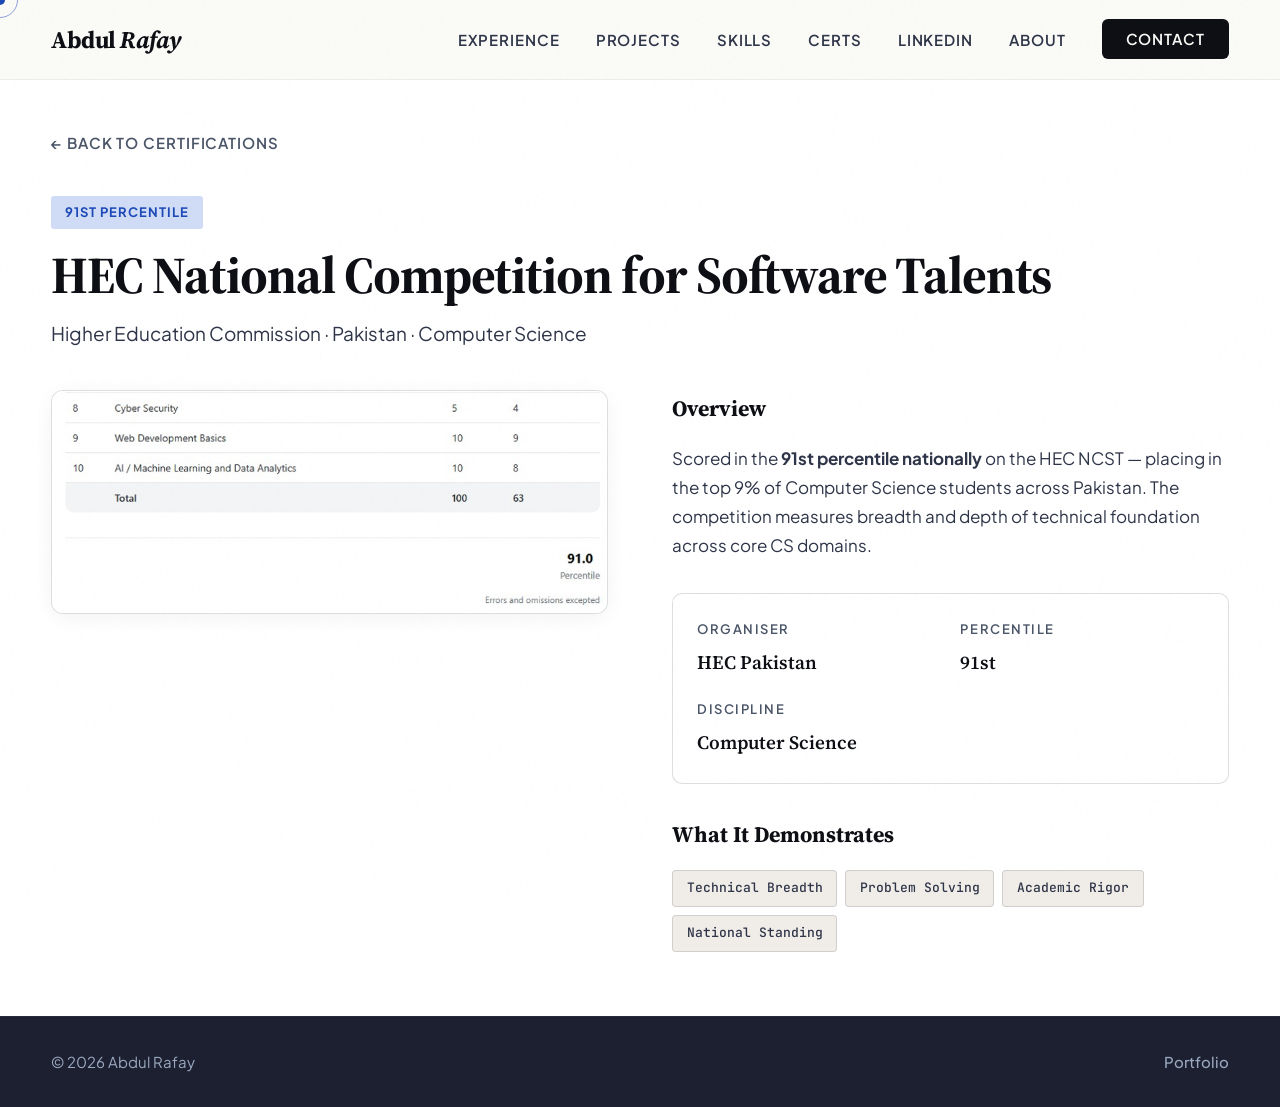
<file: certifications/hec-ncst.html>
<!DOCTYPE html>
<html lang="en">
<head>
  <meta charset="UTF-8"/>
  <meta name="viewport" content="width=device-width, initial-scale=1.0"/>
  <meta name="description" content="HEC NCST — 91st Percentile — Abdul Rafay"/>
  <title>HEC NCST — Abdul Rafay</title>
  <link rel="preconnect" href="https://fonts.googleapis.com"/>
  <link rel="preconnect" href="https://fonts.gstatic.com" crossorigin/>
  <link href="https://fonts.googleapis.com/css2?family=Plus+Jakarta+Sans:wght@400;500;600;700&family=Source+Serif+4:opsz,wght@8..60,400;8..60,600;8..60,700&family=JetBrains+Mono:wght@400;500;600&display=swap" rel="stylesheet"/>
  <link rel="stylesheet" href="../css/shared.css"/>
</head>
<body>

<a href="#main" class="skip-link">Skip to content</a>
<div id="cursor" aria-hidden="true"></div>
<div id="cursor-ring" aria-hidden="true"></div>

<nav id="nav" aria-label="Main navigation">
  <a href="../index.html" class="nav-logo">Abdul <em>Rafay</em></a>
  <div class="nav-right">
    <ul class="nav-links">
      <li><a href="../index.html#experience">Experience</a></li>
      <li><a href="../index.html#projects">Projects</a></li>
      <li><a href="../index.html#skills">Skills</a></li>
      <li><a href="../index.html#certifications">Certs</a></li>
      <li><a href="https://www.linkedin.com/in/abdul-rafay-49065434b" target="_blank" rel="noopener noreferrer">LinkedIn</a></li>
      <li><a href="../index.html#about">About</a></li>
      <li><a href="../index.html#contact" class="nav-cta">Contact</a></li>
    </ul>
    <button class="nav-toggle" id="navToggle" aria-label="Open menu" aria-expanded="false" aria-controls="mobileMenu">
      <span></span><span></span><span></span>
    </button>
  </div>
</nav>

<div class="mobile-menu" id="mobileMenu" role="dialog" aria-label="Mobile navigation">
  <a href="../index.html#experience">Experience</a>
  <a href="../index.html#projects">Projects</a>
  <a href="../index.html#skills">Skills</a>
  <a href="../index.html#certifications">Certs</a>
  <a href="https://www.linkedin.com/in/abdul-rafay-49065434b" target="_blank" rel="noopener noreferrer">LinkedIn</a>
  <a href="../index.html#about">About</a>
  <a href="../AbdulRafay.pdf" download>Resume</a>
  <a href="../index.html#contact">Contact</a>
</div>

<main id="main" class="cert-page">
  <a href="../index.html#certifications" class="cert-back">← Back to Certifications</a>

  <header class="cert-page-header">
    <span class="cert-page-badge score">91st Percentile</span>
    <h1 class="cert-page-title">HEC National Competition for Software Talents</h1>
    <p class="cert-page-sub">Higher Education Commission · Pakistan · Computer Science</p>
  </header>

  <div class="cert-page-layout">
  <div class="cert-image-wrap">
    <img src="../assets/images/certifications/hec-ncst.png" alt="HEC NCST result certificate"/>
    <div class="cert-image-placeholder">
      <svg class="icon" viewBox="0 0 24 24" aria-hidden="true"><path d="M4 16l4.586-4.586a2 2 0 012.828 0L16 16m-2-2l1.586-1.586a2 2 0 012.828 0L20 14m-6-6h.01M6 20h12a2 2 0 002-2V6a2 2 0 00-2-2H6a2 2 0 00-2 2v12a2 2 0 002 2z"/></svg>
      <p>Add your HEC NCST certificate or result screenshot:</p>
      <code>assets/images/certifications/hec-ncst.png</code>
    </div>
  </div>

  <div class="cert-body">
    <h2>Overview</h2>
    <p>Scored in the <strong>91st percentile nationally</strong> on the HEC NCST — placing in the top 9% of Computer Science students across Pakistan. The competition measures breadth and depth of technical foundation across core CS domains.</p>

    <div class="cert-meta-grid">
      <div class="cert-meta-item">
        <label>Organiser</label>
        <span>HEC Pakistan</span>
      </div>
      <div class="cert-meta-item">
        <label>Percentile</label>
        <span>91st</span>
      </div>
      <div class="cert-meta-item">
        <label>Discipline</label>
        <span>Computer Science</span>
      </div>
    </div>

    <h2>What It Demonstrates</h2>
    <div class="cert-skills">
      <span class="cert-skill">Technical Breadth</span>
      <span class="cert-skill">Problem Solving</span>
      <span class="cert-skill">Academic Rigor</span>
      <span class="cert-skill">National Standing</span>
    </div>
  </div>
  </div>
</main>

<footer>
  <p>© 2026 Abdul Rafay</p>
  <p><a href="../index.html">Portfolio</a></p>
</footer>

<script src="../js/shared.js"></script>
<script src="../js/portfolio.js"></script>
</body>
</html>
</file>
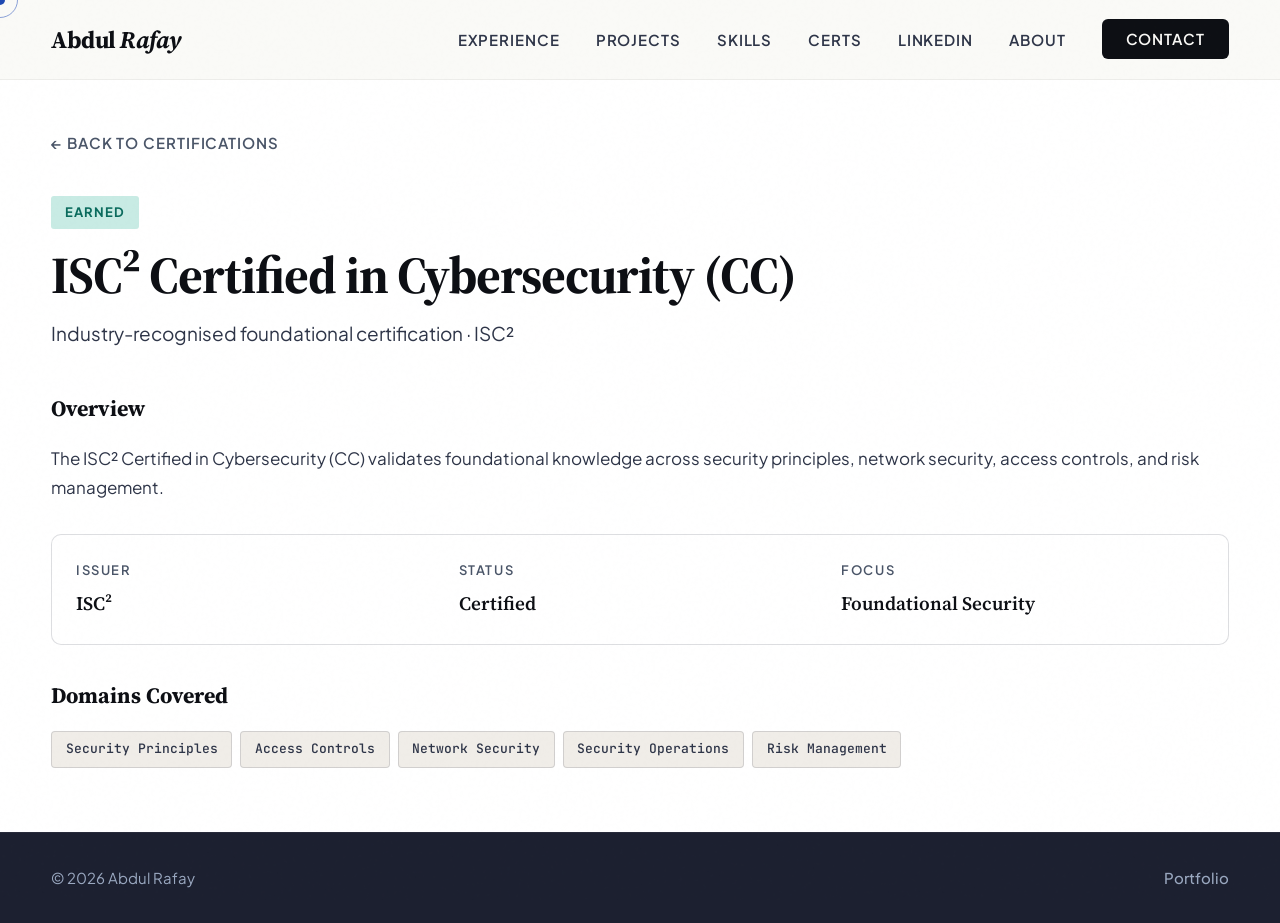
<file: certifications/isc2-cc.html>
<!DOCTYPE html>
<html lang="en">
<head>
  <meta charset="UTF-8"/>
  <meta name="viewport" content="width=device-width, initial-scale=1.0"/>
  <meta name="description" content="ISC² Certified in Cybersecurity (CC) — Abdul Rafay"/>
  <title>ISC² CC — Abdul Rafay</title>
  <link rel="preconnect" href="https://fonts.googleapis.com"/>
  <link rel="preconnect" href="https://fonts.gstatic.com" crossorigin/>
  <link href="https://fonts.googleapis.com/css2?family=Plus+Jakarta+Sans:wght@400;500;600;700&family=Source+Serif+4:opsz,wght@8..60,400;8..60,600;8..60,700&family=JetBrains+Mono:wght@400;500;600&display=swap" rel="stylesheet"/>
  <link rel="stylesheet" href="../css/shared.css"/>
</head>
<body>
<a href="#main" class="skip-link">Skip to content</a>
<div id="cursor" aria-hidden="true"></div>
<div id="cursor-ring" aria-hidden="true"></div>
<nav id="nav" aria-label="Main navigation">
  <a href="../index.html" class="nav-logo">Abdul <em>Rafay</em></a>
  <div class="nav-right">
    <ul class="nav-links">
      <li><a href="../index.html#experience">Experience</a></li>
      <li><a href="../index.html#projects">Projects</a></li>
      <li><a href="../index.html#skills">Skills</a></li>
      <li><a href="../index.html#certifications">Certs</a></li>
      <li><a href="https://www.linkedin.com/in/abdul-rafay-49065434b" target="_blank" rel="noopener noreferrer">LinkedIn</a></li>
      <li><a href="../index.html#about">About</a></li>
      <li><a href="../index.html#contact" class="nav-cta">Contact</a></li>
    </ul>
    <button class="nav-toggle" id="navToggle" aria-label="Open menu" aria-expanded="false" aria-controls="mobileMenu">
      <span></span><span></span><span></span>
    </button>
  </div>
</nav>

<div class="mobile-menu" id="mobileMenu" role="dialog" aria-label="Mobile navigation">
  <a href="../index.html#experience">Experience</a>
  <a href="../index.html#projects">Projects</a>
  <a href="../index.html#skills">Skills</a>
  <a href="../index.html#certifications">Certs</a>
  <a href="https://www.linkedin.com/in/abdul-rafay-49065434b" target="_blank" rel="noopener noreferrer">LinkedIn</a>
  <a href="../index.html#about">About</a>
  <a href="../AbdulRafay.pdf" download>Resume</a>
  <a href="../index.html#contact">Contact</a>
</div>
<main id="main" class="cert-page">
  <a href="../index.html#certifications" class="cert-back">← Back to Certifications</a>
  <header class="cert-page-header">
    <span class="cert-page-badge earned">Earned</span>
    <h1 class="cert-page-title">ISC² Certified in Cybersecurity (CC)</h1>
    <p class="cert-page-sub">Industry-recognised foundational certification · ISC²</p>
  </header>
  <div class="cert-body">
    <h2>Overview</h2>
    <p>The ISC² Certified in Cybersecurity (CC) validates foundational knowledge across security principles, network security, access controls, and risk management.</p>
    <div class="cert-meta-grid">
      <div class="cert-meta-item"><label>Issuer</label><span>ISC²</span></div>
      <div class="cert-meta-item"><label>Status</label><span>Certified</span></div>
      <div class="cert-meta-item"><label>Focus</label><span>Foundational Security</span></div>
    </div>
    <h2>Domains Covered</h2>
    <div class="cert-skills">
      <span class="cert-skill">Security Principles</span>
      <span class="cert-skill">Access Controls</span>
      <span class="cert-skill">Network Security</span>
      <span class="cert-skill">Security Operations</span>
      <span class="cert-skill">Risk Management</span>
    </div>
  </div>
</main>
<footer><p>© 2026 Abdul Rafay</p><p><a href="../index.html">Portfolio</a></p></footer>
<script src="../js/shared.js"></script>
<script src="../js/portfolio.js"></script>
</body>
</html>
</file>
<file: css/shared.css>
*, *::before, *::after { box-sizing: border-box; margin: 0; padding: 0; }

:root {
  --ink:       #0d0f14;
  --ink2:      #1c2030;
  --slate:     #2e3548;
  --muted:     #4a5568;
  --paper:     #f0ede8;
  --cream:     #faf9f6;
  --blue:      #1e4ab8;
  --blue-dim:  #d0dcf5;
  --amber:     #b56e08;
  --amber-dim: #faecd0;
  --teal:      #0a6b5d;
  --teal-dim:  #c8ebe4;
  --border:    rgba(46,53,72,0.16);
  --border2:   rgba(46,53,72,0.09);
  --page-pad:  clamp(1.25rem, 4vw, 4.5rem);
  --section-y: clamp(4rem, 8vw, 6.5rem);
  --nav-h:     5rem;
  /* Type scale */
  --text-xs:   0.8125rem;
  --text-sm:   0.9375rem;
  --text-base: 1.0625rem;
  --text-md:   1.1875rem;
  --text-lg:   1.375rem;
  --text-xl:   clamp(2.15rem, 4vw, 3rem);
  --leading:   1.72;
  --font-sans:  'Plus Jakarta Sans', system-ui, -apple-system, sans-serif;
  --font-serif: 'Source Serif 4', Georgia, 'Times New Roman', serif;
  --font-mono:  'JetBrains Mono', ui-monospace, Consolas, monospace;
}

html { scroll-behavior: smooth; }

@media (prefers-reduced-motion: reduce) {
  html { scroll-behavior: auto; }
  *, *::before, *::after {
    animation-duration: 0.01ms !important;
    animation-iteration-count: 1 !important;
    transition-duration: 0.01ms !important;
  }
}

html, body {
  width: 100%;
  min-height: 100%;
}

body {
  font-family: var(--font-sans);
  font-size: var(--text-base);
  line-height: var(--leading);
  font-weight: 400;
  background-color: transparent;
  color: var(--ink);
  overflow-x: hidden;
  -webkit-font-smoothing: antialiased;
  -moz-osx-font-smoothing: grayscale;
  font-feature-settings: 'kern' 1, 'liga' 1;
  text-rendering: optimizeLegibility;
}

main {
  width: 100%;
}

section {
  width: 100%;
}

body.custom-cursor { cursor: none; }

.skip-link {
  position: absolute;
  top: -100px;
  left: 1rem;
  z-index: 10000;
  background: var(--ink);
  color: var(--cream);
  padding: 0.6rem 1rem;
  border-radius: 4px;
  font-size: 0.85rem;
  text-decoration: none;
}

.skip-link:focus { top: 1rem; }

body::after {
  content: '';
  position: fixed;
  inset: 0;
  background-image: url("data:image/svg+xml,%3Csvg viewBox='0 0 256 256' xmlns='http://www.w3.org/2000/svg'%3E%3Cfilter id='n'%3E%3CfeTurbulence type='fractalNoise' baseFrequency='0.9' numOctaves='4' stitchTiles='stitch'/%3E%3C/filter%3E%3Crect width='100%25' height='100%25' filter='url(%23n)' opacity='0.035'/%3E%3C/svg%3E");
  pointer-events: none;
  z-index: 9997;
  opacity: 0.28;
}

#cursor, #cursor-ring { display: none; }

@media (hover: hover) and (pointer: fine) {
  body.custom-cursor #cursor {
    display: block;
    position: fixed;
    width: 10px; height: 10px;
    background: var(--blue);
    border-radius: 50%;
    pointer-events: none;
    z-index: 9999;
    transform: translate(-50%, -50%);
    transition: transform 0.1s, width 0.3s, height 0.3s, background 0.3s;
    mix-blend-mode: multiply;
  }

  body.custom-cursor #cursor-ring {
    display: block;
    position: fixed;
    width: 36px; height: 36px;
    border: 1.5px solid var(--blue);
    border-radius: 50%;
    pointer-events: none;
    z-index: 9998;
    transform: translate(-50%, -50%);
    transition: transform 0.08s linear, width 0.35s, height 0.35s, border-color 0.3s, opacity 0.3s;
    opacity: 0.5;
  }

  body.custom-cursor.cursor-hover #cursor { width: 16px; height: 16px; background: var(--amber); }
  body.custom-cursor.cursor-hover #cursor-ring { width: 52px; height: 52px; border-color: var(--amber); opacity: 0.3; }
}

.icon {
  width: 1.35rem;
  height: 1.35rem;
  flex-shrink: 0;
  stroke: currentColor;
  fill: none;
  stroke-width: 1.75;
  stroke-linecap: round;
  stroke-linejoin: round;
}

.icon-sm { width: 1.15rem; height: 1.15rem; }

nav {
  position: fixed;
  top: 0; left: 0; right: 0;
  width: 100%;
  min-height: var(--nav-h);
  z-index: 600;
  display: flex;
  align-items: center;
  justify-content: space-between;
  padding: 0 var(--page-pad);
  transition: background 0.25s, box-shadow 0.25s;
  background: rgba(250,249,246,0.85);
  -webkit-backdrop-filter: blur(12px);
  backdrop-filter: blur(12px);
  border-bottom: 1px solid rgba(0,0,0,0.05);
}

nav.scrolled {
  background: rgba(250,249,246,0.98);
  -webkit-backdrop-filter: blur(20px);
  backdrop-filter: blur(20px);
  box-shadow: 0 4px 20px rgba(13,15,20,0.08);
  border-bottom: 1px solid transparent;
}

.nav-logo {
  font-family: var(--font-serif);
  font-size: 1.5rem;
  font-weight: 700;
  color: var(--ink);
  text-decoration: none;
  letter-spacing: -0.02em;
}

.nav-logo em { font-style: italic; color: inherit; }

.nav-right { display: flex; align-items: center; gap: 1.5rem; }

.nav-links {
  display: flex;
  gap: 2.25rem;
  list-style: none;
  align-items: center;
}

.nav-links a {
  font-size: var(--text-sm);
  font-weight: 600;
  color: var(--slate);
  text-decoration: none;
  letter-spacing: 0.06em;
  text-transform: uppercase;
  position: relative;
  transition: color 0.15s;
  padding: 0.35rem 0;
}

.nav-links a::after {
  content: '';
  position: absolute;
  bottom: 0; left: 0;
  width: 0; height: 2px;
  background: var(--blue);
  transition: width 0.2s ease;
}

.nav-links a:hover { color: var(--ink); }
.nav-links a:hover::after { width: 100%; }

.nav-cta {
  background: var(--ink) !important;
  color: var(--cream) !important;
  padding: 0.65rem 1.5rem !important;
  border-radius: 6px;
  font-size: var(--text-sm) !important;
  transition: background 0.15s, transform 0.15s !important;
}

.nav-cta::after { display: none !important; }
.nav-cta:hover { background: var(--blue) !important; transform: translateY(-1px); }

.nav-resume {
  border: 2px solid var(--border) !important;
  padding: 0.6rem 1.35rem !important;
  border-radius: 6px;
  font-size: var(--text-sm) !important;
}

.nav-resume::after { display: none !important; }
.nav-resume:hover { border-color: var(--ink) !important; }

.nav-toggle {
  display: none;
  background: none;
  border: none;
  width: 48px;
  height: 48px;
  cursor: pointer;
  position: relative;
  z-index: 600;
}

.nav-toggle span {
  display: block;
  width: 26px;
  height: 2px;
  background: var(--ink);
  margin: 5px auto;
  transition: transform 0.3s, opacity 0.3s;
}

.nav-toggle.open span:nth-child(1) { transform: translateY(6.5px) rotate(45deg); }
.nav-toggle.open span:nth-child(2) { opacity: 0; }
.nav-toggle.open span:nth-child(3) { transform: translateY(-6.5px) rotate(-45deg); }

.mobile-menu {
  display: none;
  position: fixed;
  inset: 0;
  background: rgba(250,249,246,0.98);
  -webkit-backdrop-filter: blur(20px);
  backdrop-filter: blur(20px);
  z-index: 550;
  padding: 6rem var(--page-pad) 2rem;
  flex-direction: column;
  gap: 0.5rem;
}

.mobile-menu.open { display: flex; }

.mobile-menu a {
  font-family: var(--font-serif);
  font-size: 2rem;
  font-weight: 700;
  color: var(--ink);
  text-decoration: none;
  padding: 0.85rem 0;
  border-bottom: 1px solid var(--border2);
}

.mobile-menu a:hover { color: var(--blue); }

.section-divider { border: none; border-top: 1px solid var(--border); margin: 0; }

.section-wrap {
  width: 100%;
  max-width: none;
  margin: 0;
  padding: 4.5rem 7%;
}

.section-header {
  display: flex;
  align-items: baseline;
  gap: 1.5rem;
  margin-bottom: 3.5rem;
}

.section-number {
  font-family: 'JetBrains Mono', ui-monospace, Consolas, monospace;
  font-size: var(--text-sm);
  font-weight: 500;
  color: var(--blue);
  letter-spacing: 0.06em;
  flex-shrink: 0;
  padding-top: 0.35rem;
}

.section-heading,
.cert-page-title,
.nav-logo {
  font-optical-sizing: auto;
}

.section-heading {
  font-family: var(--font-serif);
  font-size: var(--text-xl);
  font-weight: 700;
  letter-spacing: -0.025em;
  line-height: 1.12;
  color: var(--ink);
}

.section-heading em { font-style: italic; color: var(--blue); font-weight: 600; }

.reveal {
  opacity: 0;
  transform: translateY(32px);
  transition: opacity 0.75s cubic-bezier(0.16,1,0.3,1), transform 0.75s cubic-bezier(0.16,1,0.3,1);
}

.reveal.visible { opacity: 1; transform: translateY(0); }
.reveal-delay { transition-delay: 0.15s; }
.reveal-delay2 { transition-delay: 0.3s; }

.btn-dark {
  display: inline-flex;
  align-items: center;
  gap: 0.55rem;
  background: var(--ink);
  color: var(--cream);
  padding: 0.95rem 2rem;
  border-radius: 6px;
  font-size: var(--text-sm);
  font-weight: 600;
  letter-spacing: 0.03em;
  text-decoration: none;
  border: none;
  transition: background 0.15s, transform 0.15s, box-shadow 0.15s;
}

.btn-dark:hover { background: var(--blue); transform: translateY(-2px); box-shadow: 0 10px 28px rgba(30,74,184,0.3); }

.btn-outline {
  display: inline-flex;
  align-items: center;
  gap: 0.55rem;
  border: 2px solid var(--border);
  color: var(--ink);
  padding: 0.9rem 2rem;
  border-radius: 6px;
  font-size: var(--text-sm);
  font-weight: 600;
  text-decoration: none;
  transition: border-color 0.15s, transform 0.15s, background 0.15s;
}

.btn-outline:hover { border-color: var(--ink); background: #fff; transform: translateY(-2px); }

footer {
  width: 100%;
  background: var(--ink2);
  border-top: 1px solid rgba(255,255,255,0.05);
  padding: 2rem var(--page-pad);
  display: flex;
  justify-content: space-between;
  align-items: center;
  flex-wrap: wrap;
  gap: 1rem;
}

footer p { font-size: var(--text-sm); color: #9aa8c0; }
footer a { color: #9aa8c0; text-decoration: none; font-weight: 500; transition: color 0.15s; }
footer a:hover { color: #c5d4f5; }

/* ── CERT DETAIL PAGES ── */
.cert-page {
  width: 100%;
  padding: 8rem var(--page-pad) 4rem;
  max-width: none;
  margin: 0;
}

.cert-page-layout {
  display: grid;
  grid-template-columns: 1fr 1fr;
  gap: clamp(2rem, 5vw, 4rem);
  align-items: start;
}

@media (max-width: 900px) {
  .cert-page-layout { grid-template-columns: 1fr; }
}

.cert-back {
  display: inline-flex;
  align-items: center;
  gap: 0.5rem;
  font-size: var(--text-sm);
  font-weight: 600;
  color: var(--muted);
  text-decoration: none;
  letter-spacing: 0.06em;
  text-transform: uppercase;
  margin-bottom: 2.5rem;
  transition: color 0.2s, gap 0.25s;
}

.cert-back:hover { color: var(--blue); gap: 0.75rem; }

.cert-page-header { margin-bottom: 2.5rem; }

.cert-page-badge {
  display: inline-block;
  font-size: var(--text-xs);
  font-weight: 700;
  letter-spacing: 0.08em;
  text-transform: uppercase;
  padding: 0.35rem 0.85rem;
  border-radius: 3px;
  margin-bottom: 1rem;
}

.cert-page-badge.earned   { background: var(--teal-dim); color: var(--teal); }
.cert-page-badge.progress { background: var(--amber-dim); color: var(--amber); }
.cert-page-badge.score    { background: var(--blue-dim); color: var(--blue); }
.cert-page-badge.roadmap  { background: var(--paper); color: var(--muted); border: 1px solid var(--border); }

.cert-page-title {
  font-family: var(--font-serif);
  font-size: clamp(2.25rem, 4.5vw, 3.25rem);
  font-weight: 700;
  letter-spacing: -0.02em;
  line-height: 1.15;
  margin-bottom: 0.75rem;
}

.cert-page-sub {
  font-size: var(--text-md);
  color: var(--slate);
  font-weight: 400;
}

.cert-image-wrap {
  background: #fff;
  border: 1px solid var(--border);
  border-radius: 12px;
  overflow: hidden;
  margin-bottom: 0;
  box-shadow: 0 4px 24px rgba(0,0,0,0.06);
  width: 100%;
}

.cert-image-placeholder {
  display: flex;
  flex-direction: column;
  align-items: center;
  justify-content: center;
  gap: 0.75rem;
  min-height: 320px;
  padding: 2rem;
  background: var(--paper);
  border: 2px dashed var(--border);
  border-radius: 12px;
  text-align: center;
}

.cert-image-placeholder .icon { width: 2.5rem; height: 2.5rem; color: var(--muted); stroke-width: 1.25; }

.cert-image-placeholder p {
  font-size: 0.85rem;
  color: var(--muted);
  max-width: 320px;
  line-height: 1.6;
}

.cert-image-placeholder code {
  font-family: var(--font-mono);
  font-size: 0.72rem;
  background: #fff;
  padding: 0.2rem 0.5rem;
  border-radius: 3px;
  border: 1px solid var(--border);
  color: var(--slate);
}



.cert-image-wrap img {
  display: none;
  width: 100%;
  height: auto;
}

.cert-image-wrap img.loaded { display: block; }

.cert-image-wrap img.loaded + .cert-image-placeholder { display: none; }

.cert-body h2 {
  font-family: var(--font-serif);
  font-size: var(--text-lg);
  font-weight: 700;
  margin-bottom: 1rem;
}

.cert-body p {
  font-size: var(--text-base);
  line-height: var(--leading);
  color: var(--slate);
  font-weight: 400;
  margin-bottom: 1.25rem;
}

.cert-meta-grid {
  display: grid;
  grid-template-columns: repeat(auto-fit, minmax(180px, 1fr));
  gap: 1.25rem;
  margin: 2rem 0;
  padding: 1.5rem;
  background: #fff;
  border: 1px solid var(--border);
  border-radius: 10px;
}

.cert-meta-item label {
  display: block;
  font-size: var(--text-xs);
  font-weight: 600;
  text-transform: uppercase;
  letter-spacing: 0.12em;
  color: var(--muted);
  margin-bottom: 0.35rem;
}

.cert-meta-item span {
  font-family: var(--font-serif);
  font-size: var(--text-md);
  font-weight: 600;
  color: var(--ink);
}

.cert-skills {
  display: flex;
  flex-wrap: wrap;
  gap: 0.5rem;
  margin-top: 1rem;
}

.cert-skill {
  font-family: var(--font-mono);
  font-size: var(--text-xs);
  background: var(--paper);
  border: 1px solid var(--border);
  color: var(--slate);
  padding: 0.4rem 0.85rem;
  border-radius: 4px;
  font-weight: 500;
}

.roadmap-steps {
  display: flex;
  flex-direction: column;
  gap: 0;
  margin-top: 1.5rem;
}

.roadmap-step {
  display: grid;
  grid-template-columns: 48px 1fr;
  gap: 1.25rem;
  padding: 1.5rem 0;
  border-bottom: 1px solid var(--border2);
}

.roadmap-step:last-child { border-bottom: none; }

.roadmap-num {
  font-family: var(--font-mono);
  font-size: 0.75rem;
  color: var(--blue);
  font-weight: 500;
  padding-top: 0.2rem;
}

.roadmap-step h3 {
  font-family: var(--font-serif);
  font-size: var(--text-md);
  font-weight: 700;
  margin-bottom: 0.35rem;
}

.roadmap-step p {
  font-size: var(--text-sm);
  color: var(--slate);
  margin-bottom: 0;
  line-height: var(--leading);
}

@media (max-width: 820px) {
  .nav-links { display: none; }
  .nav-toggle { display: block; }
}

#bg-canvas {
  position: fixed;
  top: 0;
  left: 0;
  width: 100vw;
  height: 100vh;
  z-index: -1;
  background: var(--cream); /* Restored original cream background */
  pointer-events: none;
}
</file>
